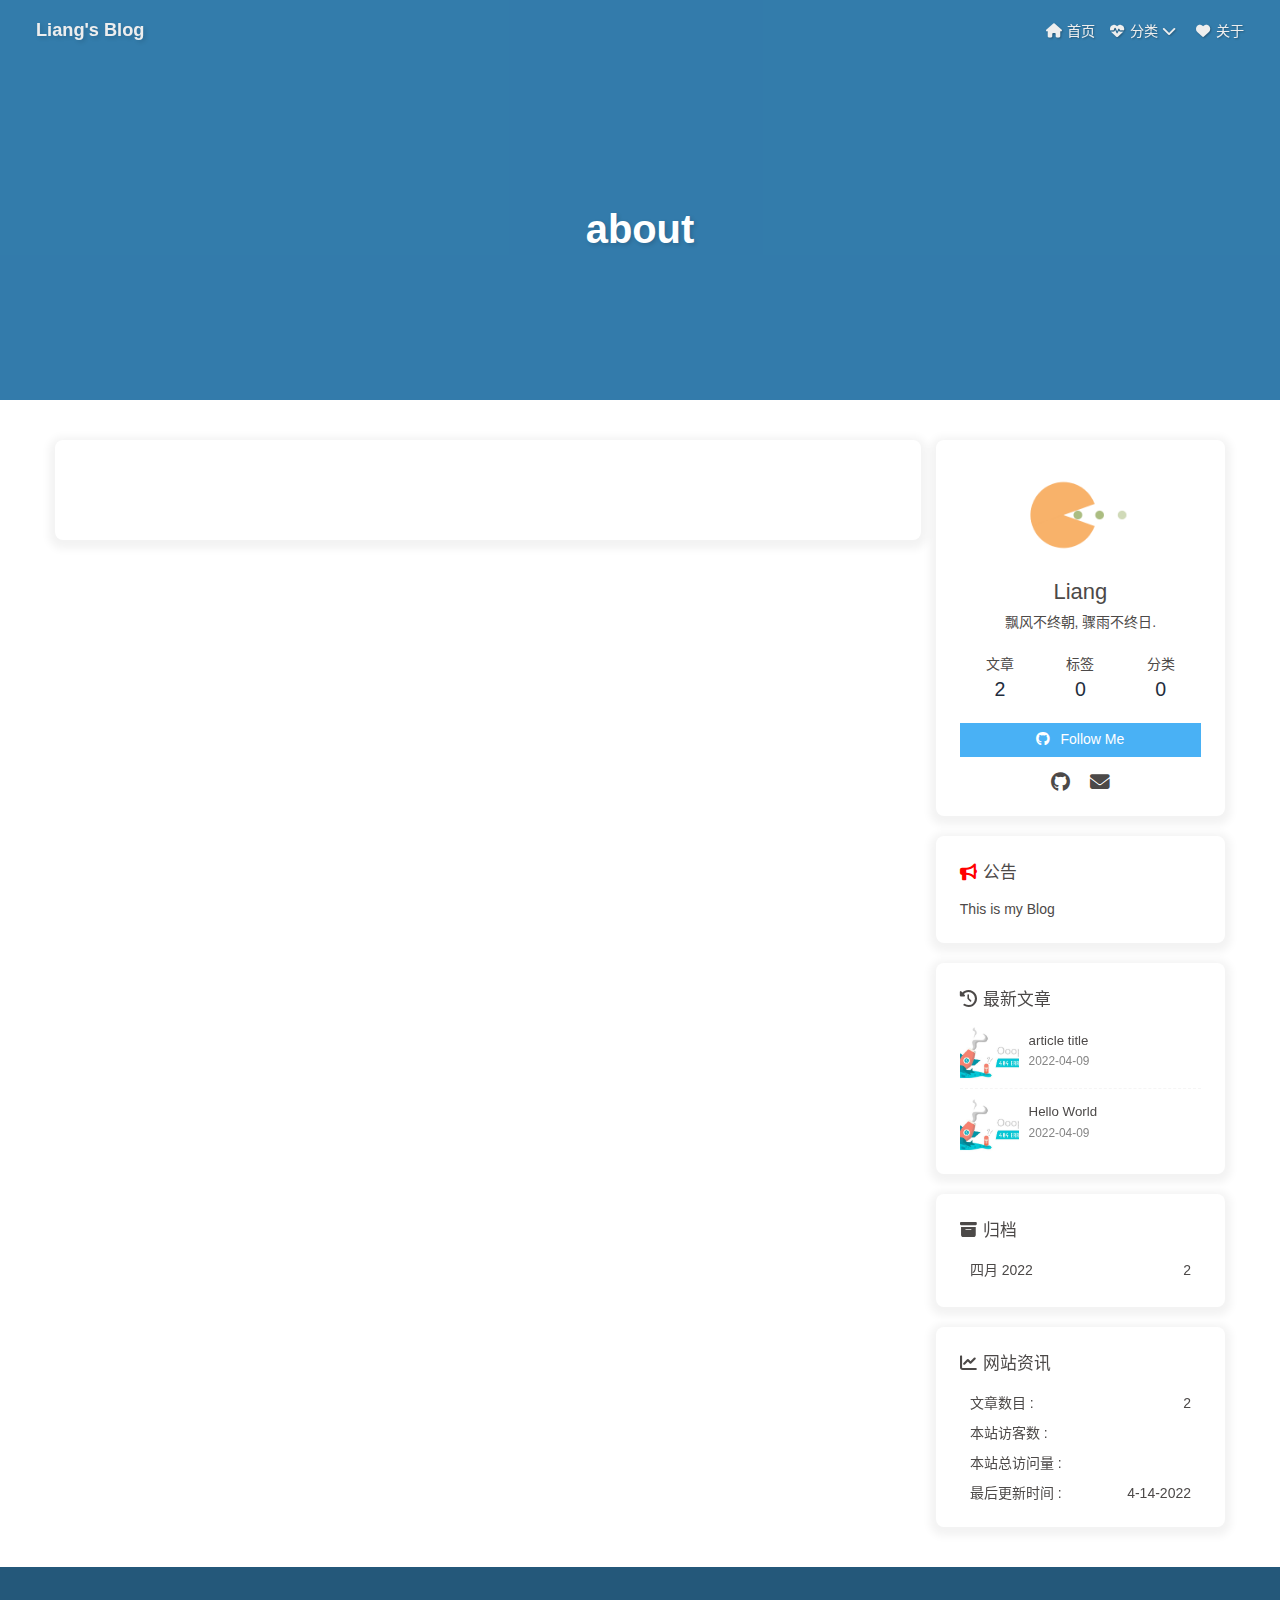
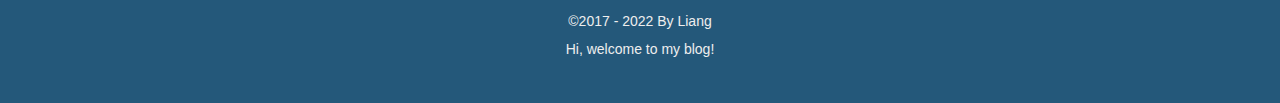
<file: about/index.html>
<!DOCTYPE html><html lang="zh-CN" data-theme="light"><head><meta charset="UTF-8"><meta http-equiv="X-UA-Compatible" content="IE=edge"><meta name="viewport" content="width=device-width, initial-scale=1.0, maximum-scale=1.0, user-scalable=no"><title>about | Liang's Blog</title><meta name="author" content="Liang"><meta name="copyright" content="Liang"><meta name="format-detection" content="telephone=no"><meta name="theme-color" content="#ffffff"><meta name="description" content="飘风不终朝, 骤雨不终日.">
<meta property="og:type" content="website">
<meta property="og:title" content="about">
<meta property="og:url" content="http://example.com/about/index.html">
<meta property="og:site_name" content="Liang&#39;s Blog">
<meta property="og:description" content="飘风不终朝, 骤雨不终日.">
<meta property="og:locale" content="zh_CN">
<meta property="og:image" content="https://s3.bmp.ovh/imgs/2022/04/14/043d82fe86a6784c.jpg">
<meta property="article:published_time" content="2022-04-13T08:43:15.000Z">
<meta property="article:modified_time" content="2022-04-13T07:43:15.508Z">
<meta property="article:author" content="Liang">
<meta name="twitter:card" content="summary">
<meta name="twitter:image" content="https://s3.bmp.ovh/imgs/2022/04/14/043d82fe86a6784c.jpg"><link rel="shortcut icon" href="/img/favicon.jpg"><link rel="canonical" href="http://example.com/about/"><link rel="preconnect" href="//cdn.jsdelivr.net"/><link rel="preconnect" href="//busuanzi.ibruce.info"/><link rel="stylesheet" href="/css/index.css"><link rel="stylesheet" href="https://cdn.jsdelivr.net/npm/@fortawesome/fontawesome-free@6/css/all.min.css" media="print" onload="this.media='all'"><link rel="stylesheet" href="https://cdn.jsdelivr.net/npm/@fancyapps/ui/dist/fancybox.css" media="print" onload="this.media='all'"><script>const GLOBAL_CONFIG = { 
  root: '/',
  algolia: undefined,
  localSearch: undefined,
  translate: undefined,
  noticeOutdate: undefined,
  highlight: {"plugin":"highlighjs","highlightCopy":true,"highlightLang":true,"highlightHeightLimit":false},
  copy: {
    success: '复制成功',
    error: '复制错误',
    noSupport: '浏览器不支持'
  },
  relativeDate: {
    homepage: false,
    post: false
  },
  runtime: '',
  date_suffix: {
    just: '刚刚',
    min: '分钟前',
    hour: '小时前',
    day: '天前',
    month: '个月前'
  },
  copyright: undefined,
  lightbox: 'fancybox',
  Snackbar: undefined,
  source: {
    justifiedGallery: {
      js: 'https://cdn.jsdelivr.net/npm/flickr-justified-gallery@2/dist/fjGallery.min.js',
      css: 'https://cdn.jsdelivr.net/npm/flickr-justified-gallery@2/dist/fjGallery.min.css'
    }
  },
  isPhotoFigcaption: false,
  islazyload: false,
  isAnchor: false
}</script><script id="config-diff">var GLOBAL_CONFIG_SITE = {
  title: 'about',
  isPost: false,
  isHome: false,
  isHighlightShrink: false,
  isToc: false,
  postUpdate: '2022-04-13 14:43:15'
}</script><noscript><style type="text/css">
  #nav {
    opacity: 1
  }
  .justified-gallery img {
    opacity: 1
  }

  #recent-posts time,
  #post-meta time {
    display: inline !important
  }
</style></noscript><script>(win=>{
    win.saveToLocal = {
      set: function setWithExpiry(key, value, ttl) {
        if (ttl === 0) return
        const now = new Date()
        const expiryDay = ttl * 86400000
        const item = {
          value: value,
          expiry: now.getTime() + expiryDay,
        }
        localStorage.setItem(key, JSON.stringify(item))
      },

      get: function getWithExpiry(key) {
        const itemStr = localStorage.getItem(key)

        if (!itemStr) {
          return undefined
        }
        const item = JSON.parse(itemStr)
        const now = new Date()

        if (now.getTime() > item.expiry) {
          localStorage.removeItem(key)
          return undefined
        }
        return item.value
      }
    }
  
    win.getScript = url => new Promise((resolve, reject) => {
      const script = document.createElement('script')
      script.src = url
      script.async = true
      script.onerror = reject
      script.onload = script.onreadystatechange = function() {
        const loadState = this.readyState
        if (loadState && loadState !== 'loaded' && loadState !== 'complete') return
        script.onload = script.onreadystatechange = null
        resolve()
      }
      document.head.appendChild(script)
    })
  
      win.activateDarkMode = function () {
        document.documentElement.setAttribute('data-theme', 'dark')
        if (document.querySelector('meta[name="theme-color"]') !== null) {
          document.querySelector('meta[name="theme-color"]').setAttribute('content', '#0d0d0d')
        }
      }
      win.activateLightMode = function () {
        document.documentElement.setAttribute('data-theme', 'light')
        if (document.querySelector('meta[name="theme-color"]') !== null) {
          document.querySelector('meta[name="theme-color"]').setAttribute('content', '#ffffff')
        }
      }
      const t = saveToLocal.get('theme')
    
          if (t === 'dark') activateDarkMode()
          else if (t === 'light') activateLightMode()
        
      const asideStatus = saveToLocal.get('aside-status')
      if (asideStatus !== undefined) {
        if (asideStatus === 'hide') {
          document.documentElement.classList.add('hide-aside')
        } else {
          document.documentElement.classList.remove('hide-aside')
        }
      }
    
    const detectApple = () => {
      if(/iPad|iPhone|iPod|Macintosh/.test(navigator.userAgent)){
        document.documentElement.classList.add('apple')
      }
    }
    detectApple()
    })(window)</script><meta name="generator" content="Hexo 6.1.0"></head><body><div id="sidebar"><div id="menu-mask"></div><div id="sidebar-menus"><div class="avatar-img is-center"><img src="https://s1.328888.xyz/2022/04/14/iLCdq.jpg" onerror="onerror=null;src='/img/friend_404.gif'" alt="avatar"/></div><div class="site-data is-center"><div class="data-item"><a href="/archives/"><div class="headline">文章</div><div class="length-num">2</div></a></div><div class="data-item"><a href="/tags/"><div class="headline">标签</div><div class="length-num">0</div></a></div><div class="data-item"><a href="/categories/"><div class="headline">分类</div><div class="length-num">0</div></a></div></div><hr/><div class="menus_items"><div class="menus_item"><a class="site-page" href="/"><i class="fa-fw fas fa-home"></i><span> 首页</span></a></div><div class="menus_item"><a class="site-page group" href="javascript:void(0);"><i class="fa-fw fa fa-heartbeat"></i><span> 分类</span><i class="fas fa-chevron-down"></i></a><ul class="menus_item_child"><li><a class="site-page child" href="/music/"><i class="fa-fw fas fa-music"></i><span> 音乐</span></a></li><li><a class="site-page child" href="/Gallery/"><i class="fa-fw fas fa-images"></i><span> 照片</span></a></li><li><a class="site-page child" href="/movies/"><i class="fa-fw fas fa-video"></i><span> 电影</span></a></li></ul></div><div class="menus_item"><a class="site-page" href="/about/"><i class="fa-fw fas fa-heart"></i><span> 关于</span></a></div></div></div></div><div class="page" id="body-wrap"><header class="not-home-page" id="page-header" style="background-image: url('https://s3.bmp.ovh/imgs/2022/04/14/043d82fe86a6784c.jpg')"><nav id="nav"><span id="blog_name"><a id="site-name" href="/">Liang's Blog</a></span><div id="menus"><div class="menus_items"><div class="menus_item"><a class="site-page" href="/"><i class="fa-fw fas fa-home"></i><span> 首页</span></a></div><div class="menus_item"><a class="site-page group" href="javascript:void(0);"><i class="fa-fw fa fa-heartbeat"></i><span> 分类</span><i class="fas fa-chevron-down"></i></a><ul class="menus_item_child"><li><a class="site-page child" href="/music/"><i class="fa-fw fas fa-music"></i><span> 音乐</span></a></li><li><a class="site-page child" href="/Gallery/"><i class="fa-fw fas fa-images"></i><span> 照片</span></a></li><li><a class="site-page child" href="/movies/"><i class="fa-fw fas fa-video"></i><span> 电影</span></a></li></ul></div><div class="menus_item"><a class="site-page" href="/about/"><i class="fa-fw fas fa-heart"></i><span> 关于</span></a></div></div><div id="toggle-menu"><a class="site-page"><i class="fas fa-bars fa-fw"></i></a></div></div></nav><div id="page-site-info"><h1 id="site-title">about</h1></div></header><main class="layout" id="content-inner"><div id="page"><div id="article-container"></div></div><div class="aside-content" id="aside-content"><div class="card-widget card-info"><div class="is-center"><div class="avatar-img"><img src="https://s1.328888.xyz/2022/04/14/iLCdq.jpg" onerror="this.onerror=null;this.src='/img/friend_404.gif'" alt="avatar"/></div><div class="author-info__name">Liang</div><div class="author-info__description">飘风不终朝, 骤雨不终日.</div></div><div class="card-info-data is-center"><div class="card-info-data-item"><a href="/archives/"><div class="headline">文章</div><div class="length-num">2</div></a></div><div class="card-info-data-item"><a href="/tags/"><div class="headline">标签</div><div class="length-num">0</div></a></div><div class="card-info-data-item"><a href="/categories/"><div class="headline">分类</div><div class="length-num">0</div></a></div></div><a id="card-info-btn" target="_blank" rel="noopener" href="https://github.com/xxxxxx"><i class="fab fa-github"></i><span>Follow Me</span></a><div class="card-info-social-icons is-center"><a class="social-icon" href="https://github.com/hututu316" target="_blank" title="Github"><i class="fab fa-github"></i></a><a class="social-icon" href="mailto:cckoop168@gmail.com" target="_blank" title="Email"><i class="fas fa-envelope"></i></a></div></div><div class="card-widget card-announcement"><div class="item-headline"><i class="fas fa-bullhorn fa-shake"></i><span>公告</span></div><div class="announcement_content">This is my Blog</div></div><div class="sticky_layout"><div class="card-widget card-recent-post"><div class="item-headline"><i class="fas fa-history"></i><span>最新文章</span></div><div class="aside-list"><div class="aside-list-item"><a class="thumbnail" href="/2022/04/09/article-title/" title="article title"><img src="https://s3.bmp.ovh/imgs/2022/04/14/043d82fe86a6784c.jpg" onerror="this.onerror=null;this.src='/img/404.jpg'" alt="article title"/></a><div class="content"><a class="title" href="/2022/04/09/article-title/" title="article title">article title</a><time datetime="2022-04-09T09:33:18.000Z" title="发表于 2022-04-09 16:33:18">2022-04-09</time></div></div><div class="aside-list-item"><a class="thumbnail" href="/2022/04/09/hello-world/" title="Hello World"><img src="https://s3.bmp.ovh/imgs/2022/04/14/043d82fe86a6784c.jpg" onerror="this.onerror=null;this.src='/img/404.jpg'" alt="Hello World"/></a><div class="content"><a class="title" href="/2022/04/09/hello-world/" title="Hello World">Hello World</a><time datetime="2022-04-09T08:24:03.062Z" title="发表于 2022-04-09 15:24:03">2022-04-09</time></div></div></div></div><div class="card-widget card-archives"><div class="item-headline"><i class="fas fa-archive"></i><span>归档</span></div><ul class="card-archive-list"><li class="card-archive-list-item"><a class="card-archive-list-link" href="/archives/2022/04/"><span class="card-archive-list-date">四月 2022</span><span class="card-archive-list-count">2</span></a></li></ul></div><div class="card-widget card-webinfo"><div class="item-headline"><i class="fas fa-chart-line"></i><span>网站资讯</span></div><div class="webinfo"><div class="webinfo-item"><div class="item-name">文章数目 :</div><div class="item-count">2</div></div><div class="webinfo-item"><div class="item-name">本站访客数 :</div><div class="item-count" id="busuanzi_value_site_uv"></div></div><div class="webinfo-item"><div class="item-name">本站总访问量 :</div><div class="item-count" id="busuanzi_value_site_pv"></div></div><div class="webinfo-item"><div class="item-name">最后更新时间 :</div><div class="item-count" id="last-push-date" data-lastPushDate="2022-04-14T08:32:38.918Z"></div></div></div></div></div></div></main><footer id="footer" style="background-image: url('https://s3.bmp.ovh/imgs/2022/04/14/043d82fe86a6784c.jpg')"><div id="footer-wrap"><div class="copyright">&copy;2017 - 2022 By Liang</div><div class="footer_custom_text">Hi, welcome to my blog!</div></div></footer></div><div id="rightside"><div id="rightside-config-hide"><button id="darkmode" type="button" title="浅色和深色模式转换"><i class="fas fa-adjust"></i></button><button id="hide-aside-btn" type="button" title="单栏和双栏切换"><i class="fas fa-arrows-alt-h"></i></button></div><div id="rightside-config-show"><button id="rightside_config" type="button" title="设置"><i class="fas fa-cog fa-spin"></i></button><button id="go-up" type="button" title="回到顶部"><i class="fas fa-arrow-up"></i></button></div></div><div><script src="/js/utils.js"></script><script src="/js/main.js"></script><script src="https://cdn.jsdelivr.net/npm/@fancyapps/ui/dist/fancybox.umd.js"></script><div class="js-pjax"></div><script async data-pjax src="//busuanzi.ibruce.info/busuanzi/2.3/busuanzi.pure.mini.js"></script></div></body></html>
</file>
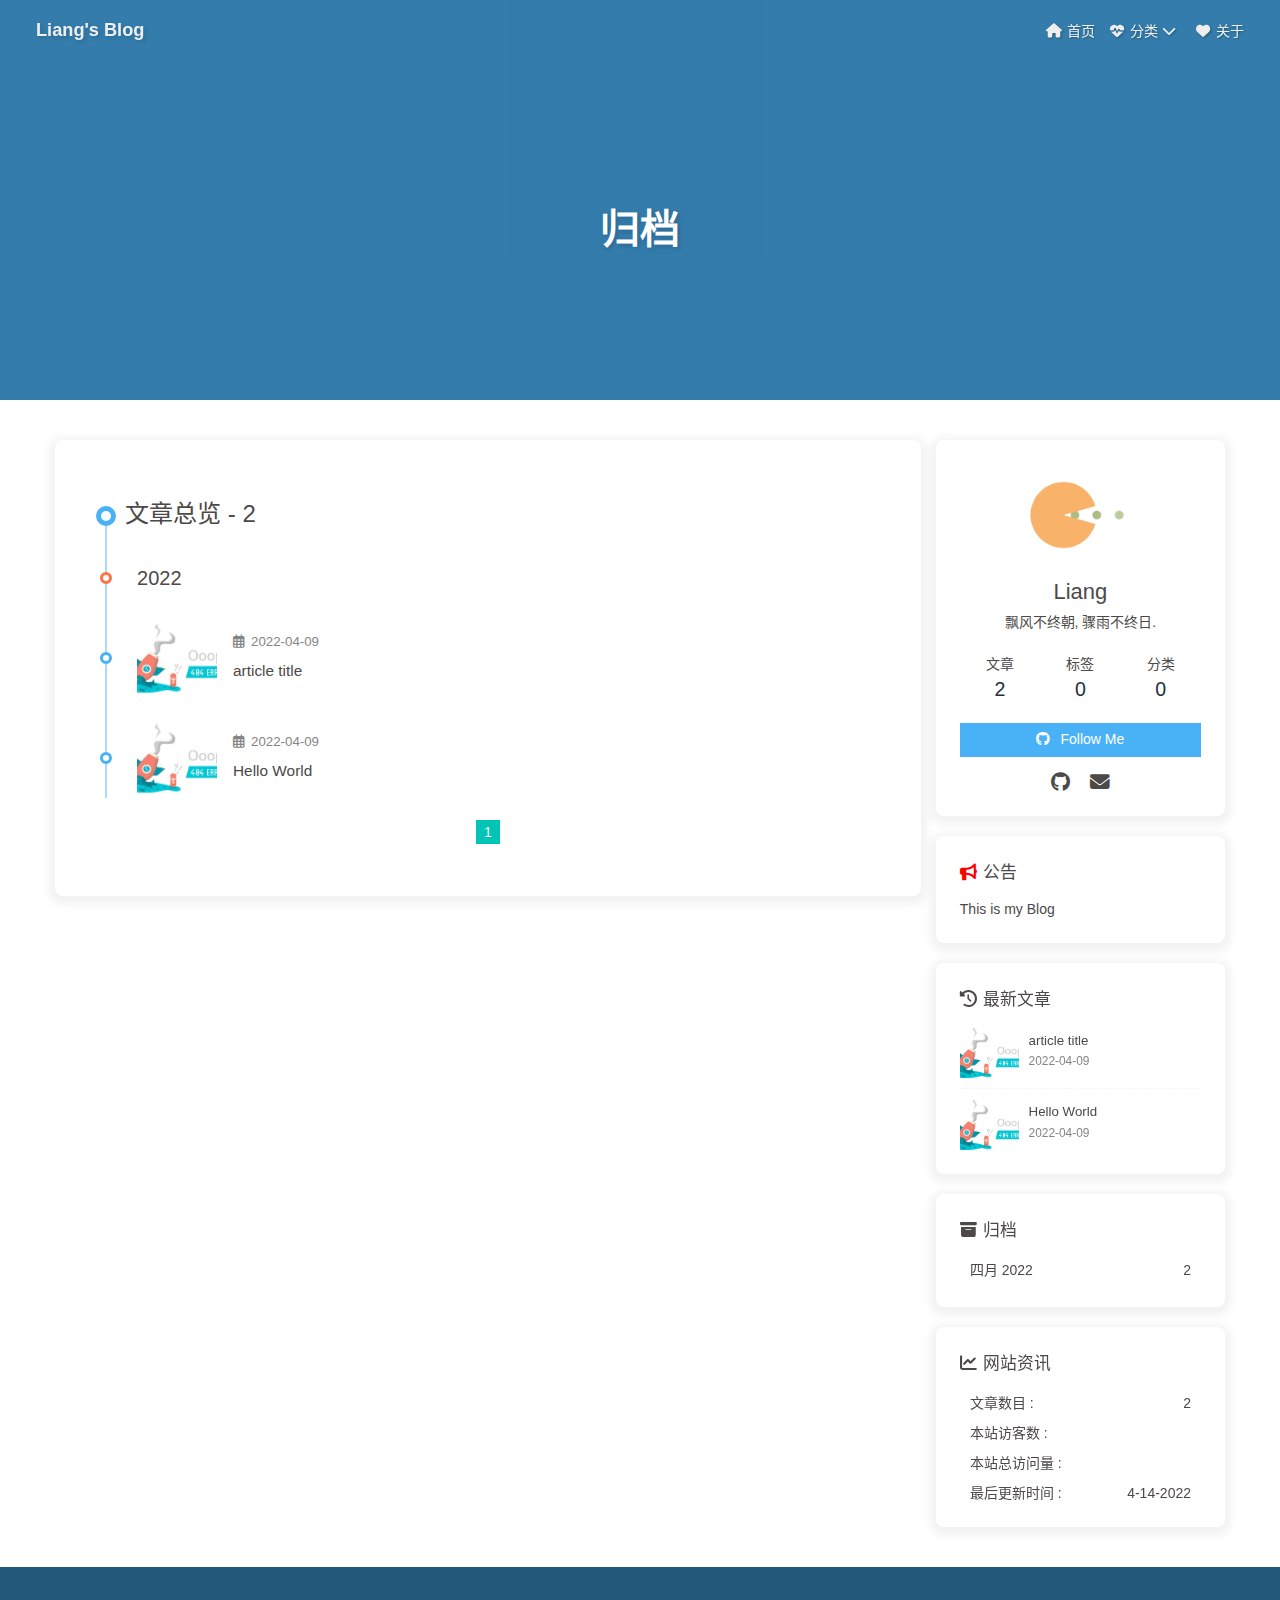
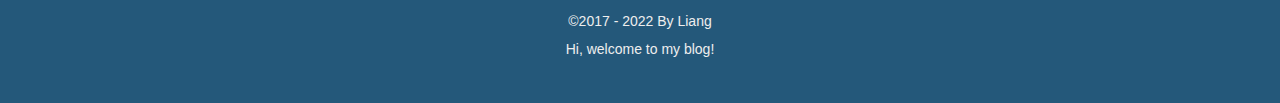
<file: archives/index.html>
<!DOCTYPE html><html lang="zh-CN" data-theme="light"><head><meta charset="UTF-8"><meta http-equiv="X-UA-Compatible" content="IE=edge"><meta name="viewport" content="width=device-width, initial-scale=1.0, maximum-scale=1.0, user-scalable=no"><title>归档 | Liang's Blog</title><meta name="author" content="Liang"><meta name="copyright" content="Liang"><meta name="format-detection" content="telephone=no"><meta name="theme-color" content="#ffffff"><meta name="description" content="飘风不终朝, 骤雨不终日.">
<meta property="og:type" content="website">
<meta property="og:title" content="Liang&#39;s Blog">
<meta property="og:url" content="http://example.com/archives/index.html">
<meta property="og:site_name" content="Liang&#39;s Blog">
<meta property="og:description" content="飘风不终朝, 骤雨不终日.">
<meta property="og:locale" content="zh_CN">
<meta property="og:image" content="https://s1.328888.xyz/2022/04/14/iLCdq.jpg">
<meta property="article:author" content="Liang">
<meta name="twitter:card" content="summary">
<meta name="twitter:image" content="https://s1.328888.xyz/2022/04/14/iLCdq.jpg"><link rel="shortcut icon" href="/img/favicon.jpg"><link rel="canonical" href="http://example.com/archives/"><link rel="preconnect" href="//cdn.jsdelivr.net"/><link rel="preconnect" href="//busuanzi.ibruce.info"/><link rel="stylesheet" href="/css/index.css"><link rel="stylesheet" href="https://cdn.jsdelivr.net/npm/@fortawesome/fontawesome-free@6/css/all.min.css" media="print" onload="this.media='all'"><link rel="stylesheet" href="https://cdn.jsdelivr.net/npm/@fancyapps/ui/dist/fancybox.css" media="print" onload="this.media='all'"><script>const GLOBAL_CONFIG = { 
  root: '/',
  algolia: undefined,
  localSearch: undefined,
  translate: undefined,
  noticeOutdate: undefined,
  highlight: {"plugin":"highlighjs","highlightCopy":true,"highlightLang":true,"highlightHeightLimit":false},
  copy: {
    success: '复制成功',
    error: '复制错误',
    noSupport: '浏览器不支持'
  },
  relativeDate: {
    homepage: false,
    post: false
  },
  runtime: '',
  date_suffix: {
    just: '刚刚',
    min: '分钟前',
    hour: '小时前',
    day: '天前',
    month: '个月前'
  },
  copyright: undefined,
  lightbox: 'fancybox',
  Snackbar: undefined,
  source: {
    justifiedGallery: {
      js: 'https://cdn.jsdelivr.net/npm/flickr-justified-gallery@2/dist/fjGallery.min.js',
      css: 'https://cdn.jsdelivr.net/npm/flickr-justified-gallery@2/dist/fjGallery.min.css'
    }
  },
  isPhotoFigcaption: false,
  islazyload: false,
  isAnchor: false
}</script><script id="config-diff">var GLOBAL_CONFIG_SITE = {
  title: '归档',
  isPost: false,
  isHome: false,
  isHighlightShrink: false,
  isToc: false,
  postUpdate: '2022-04-14 15:32:38'
}</script><noscript><style type="text/css">
  #nav {
    opacity: 1
  }
  .justified-gallery img {
    opacity: 1
  }

  #recent-posts time,
  #post-meta time {
    display: inline !important
  }
</style></noscript><script>(win=>{
    win.saveToLocal = {
      set: function setWithExpiry(key, value, ttl) {
        if (ttl === 0) return
        const now = new Date()
        const expiryDay = ttl * 86400000
        const item = {
          value: value,
          expiry: now.getTime() + expiryDay,
        }
        localStorage.setItem(key, JSON.stringify(item))
      },

      get: function getWithExpiry(key) {
        const itemStr = localStorage.getItem(key)

        if (!itemStr) {
          return undefined
        }
        const item = JSON.parse(itemStr)
        const now = new Date()

        if (now.getTime() > item.expiry) {
          localStorage.removeItem(key)
          return undefined
        }
        return item.value
      }
    }
  
    win.getScript = url => new Promise((resolve, reject) => {
      const script = document.createElement('script')
      script.src = url
      script.async = true
      script.onerror = reject
      script.onload = script.onreadystatechange = function() {
        const loadState = this.readyState
        if (loadState && loadState !== 'loaded' && loadState !== 'complete') return
        script.onload = script.onreadystatechange = null
        resolve()
      }
      document.head.appendChild(script)
    })
  
      win.activateDarkMode = function () {
        document.documentElement.setAttribute('data-theme', 'dark')
        if (document.querySelector('meta[name="theme-color"]') !== null) {
          document.querySelector('meta[name="theme-color"]').setAttribute('content', '#0d0d0d')
        }
      }
      win.activateLightMode = function () {
        document.documentElement.setAttribute('data-theme', 'light')
        if (document.querySelector('meta[name="theme-color"]') !== null) {
          document.querySelector('meta[name="theme-color"]').setAttribute('content', '#ffffff')
        }
      }
      const t = saveToLocal.get('theme')
    
          if (t === 'dark') activateDarkMode()
          else if (t === 'light') activateLightMode()
        
      const asideStatus = saveToLocal.get('aside-status')
      if (asideStatus !== undefined) {
        if (asideStatus === 'hide') {
          document.documentElement.classList.add('hide-aside')
        } else {
          document.documentElement.classList.remove('hide-aside')
        }
      }
    
    const detectApple = () => {
      if(/iPad|iPhone|iPod|Macintosh/.test(navigator.userAgent)){
        document.documentElement.classList.add('apple')
      }
    }
    detectApple()
    })(window)</script><meta name="generator" content="Hexo 6.1.0"></head><body><div id="sidebar"><div id="menu-mask"></div><div id="sidebar-menus"><div class="avatar-img is-center"><img src="https://s1.328888.xyz/2022/04/14/iLCdq.jpg" onerror="onerror=null;src='/img/friend_404.gif'" alt="avatar"/></div><div class="site-data is-center"><div class="data-item"><a href="/archives/"><div class="headline">文章</div><div class="length-num">2</div></a></div><div class="data-item"><a href="/tags/"><div class="headline">标签</div><div class="length-num">0</div></a></div><div class="data-item"><a href="/categories/"><div class="headline">分类</div><div class="length-num">0</div></a></div></div><hr/><div class="menus_items"><div class="menus_item"><a class="site-page" href="/"><i class="fa-fw fas fa-home"></i><span> 首页</span></a></div><div class="menus_item"><a class="site-page group" href="javascript:void(0);"><i class="fa-fw fa fa-heartbeat"></i><span> 分类</span><i class="fas fa-chevron-down"></i></a><ul class="menus_item_child"><li><a class="site-page child" href="/music/"><i class="fa-fw fas fa-music"></i><span> 音乐</span></a></li><li><a class="site-page child" href="/Gallery/"><i class="fa-fw fas fa-images"></i><span> 照片</span></a></li><li><a class="site-page child" href="/movies/"><i class="fa-fw fas fa-video"></i><span> 电影</span></a></li></ul></div><div class="menus_item"><a class="site-page" href="/about/"><i class="fa-fw fas fa-heart"></i><span> 关于</span></a></div></div></div></div><div class="page" id="body-wrap"><header class="not-home-page" id="page-header" style="background-image: url('https://s3.bmp.ovh/imgs/2022/04/14/043d82fe86a6784c.jpg')"><nav id="nav"><span id="blog_name"><a id="site-name" href="/">Liang's Blog</a></span><div id="menus"><div class="menus_items"><div class="menus_item"><a class="site-page" href="/"><i class="fa-fw fas fa-home"></i><span> 首页</span></a></div><div class="menus_item"><a class="site-page group" href="javascript:void(0);"><i class="fa-fw fa fa-heartbeat"></i><span> 分类</span><i class="fas fa-chevron-down"></i></a><ul class="menus_item_child"><li><a class="site-page child" href="/music/"><i class="fa-fw fas fa-music"></i><span> 音乐</span></a></li><li><a class="site-page child" href="/Gallery/"><i class="fa-fw fas fa-images"></i><span> 照片</span></a></li><li><a class="site-page child" href="/movies/"><i class="fa-fw fas fa-video"></i><span> 电影</span></a></li></ul></div><div class="menus_item"><a class="site-page" href="/about/"><i class="fa-fw fas fa-heart"></i><span> 关于</span></a></div></div><div id="toggle-menu"><a class="site-page"><i class="fas fa-bars fa-fw"></i></a></div></div></nav><div id="page-site-info"><h1 id="site-title">归档</h1></div></header><main class="layout" id="content-inner"><div id="archive"><div class="article-sort-title">文章总览 - 2</div><div class="article-sort"><div class="article-sort-item year">2022</div><div class="article-sort-item"><a class="article-sort-item-img" href="/2022/04/09/article-title/" title="article title"><img src="https://s3.bmp.ovh/imgs/2022/04/14/043d82fe86a6784c.jpg" alt="article title" onerror="this.onerror=null;this.src='/img/404.jpg'"></a><div class="article-sort-item-info"><div class="article-sort-item-time"><i class="far fa-calendar-alt"></i><time class="post-meta-date-created" datetime="2022-04-09T09:33:18.000Z" title="发表于 2022-04-09 16:33:18">2022-04-09</time></div><a class="article-sort-item-title" href="/2022/04/09/article-title/" title="article title">article title</a></div></div><div class="article-sort-item"><a class="article-sort-item-img" href="/2022/04/09/hello-world/" title="Hello World"><img src="https://s3.bmp.ovh/imgs/2022/04/14/043d82fe86a6784c.jpg" alt="Hello World" onerror="this.onerror=null;this.src='/img/404.jpg'"></a><div class="article-sort-item-info"><div class="article-sort-item-time"><i class="far fa-calendar-alt"></i><time class="post-meta-date-created" datetime="2022-04-09T08:24:03.062Z" title="发表于 2022-04-09 15:24:03">2022-04-09</time></div><a class="article-sort-item-title" href="/2022/04/09/hello-world/" title="Hello World">Hello World</a></div></div></div><nav id="pagination"><div class="pagination"><span class="page-number current">1</span></div></nav></div><div class="aside-content" id="aside-content"><div class="card-widget card-info"><div class="is-center"><div class="avatar-img"><img src="https://s1.328888.xyz/2022/04/14/iLCdq.jpg" onerror="this.onerror=null;this.src='/img/friend_404.gif'" alt="avatar"/></div><div class="author-info__name">Liang</div><div class="author-info__description">飘风不终朝, 骤雨不终日.</div></div><div class="card-info-data is-center"><div class="card-info-data-item"><a href="/archives/"><div class="headline">文章</div><div class="length-num">2</div></a></div><div class="card-info-data-item"><a href="/tags/"><div class="headline">标签</div><div class="length-num">0</div></a></div><div class="card-info-data-item"><a href="/categories/"><div class="headline">分类</div><div class="length-num">0</div></a></div></div><a id="card-info-btn" target="_blank" rel="noopener" href="https://github.com/xxxxxx"><i class="fab fa-github"></i><span>Follow Me</span></a><div class="card-info-social-icons is-center"><a class="social-icon" href="https://github.com/hututu316" target="_blank" title="Github"><i class="fab fa-github"></i></a><a class="social-icon" href="mailto:cckoop168@gmail.com" target="_blank" title="Email"><i class="fas fa-envelope"></i></a></div></div><div class="card-widget card-announcement"><div class="item-headline"><i class="fas fa-bullhorn fa-shake"></i><span>公告</span></div><div class="announcement_content">This is my Blog</div></div><div class="sticky_layout"><div class="card-widget card-recent-post"><div class="item-headline"><i class="fas fa-history"></i><span>最新文章</span></div><div class="aside-list"><div class="aside-list-item"><a class="thumbnail" href="/2022/04/09/article-title/" title="article title"><img src="https://s3.bmp.ovh/imgs/2022/04/14/043d82fe86a6784c.jpg" onerror="this.onerror=null;this.src='/img/404.jpg'" alt="article title"/></a><div class="content"><a class="title" href="/2022/04/09/article-title/" title="article title">article title</a><time datetime="2022-04-09T09:33:18.000Z" title="发表于 2022-04-09 16:33:18">2022-04-09</time></div></div><div class="aside-list-item"><a class="thumbnail" href="/2022/04/09/hello-world/" title="Hello World"><img src="https://s3.bmp.ovh/imgs/2022/04/14/043d82fe86a6784c.jpg" onerror="this.onerror=null;this.src='/img/404.jpg'" alt="Hello World"/></a><div class="content"><a class="title" href="/2022/04/09/hello-world/" title="Hello World">Hello World</a><time datetime="2022-04-09T08:24:03.062Z" title="发表于 2022-04-09 15:24:03">2022-04-09</time></div></div></div></div><div class="card-widget card-archives"><div class="item-headline"><i class="fas fa-archive"></i><span>归档</span></div><ul class="card-archive-list"><li class="card-archive-list-item"><a class="card-archive-list-link" href="/archives/2022/04/"><span class="card-archive-list-date">四月 2022</span><span class="card-archive-list-count">2</span></a></li></ul></div><div class="card-widget card-webinfo"><div class="item-headline"><i class="fas fa-chart-line"></i><span>网站资讯</span></div><div class="webinfo"><div class="webinfo-item"><div class="item-name">文章数目 :</div><div class="item-count">2</div></div><div class="webinfo-item"><div class="item-name">本站访客数 :</div><div class="item-count" id="busuanzi_value_site_uv"></div></div><div class="webinfo-item"><div class="item-name">本站总访问量 :</div><div class="item-count" id="busuanzi_value_site_pv"></div></div><div class="webinfo-item"><div class="item-name">最后更新时间 :</div><div class="item-count" id="last-push-date" data-lastPushDate="2022-04-14T08:32:38.918Z"></div></div></div></div></div></div></main><footer id="footer" style="background-image: url('https://s3.bmp.ovh/imgs/2022/04/14/043d82fe86a6784c.jpg')"><div id="footer-wrap"><div class="copyright">&copy;2017 - 2022 By Liang</div><div class="footer_custom_text">Hi, welcome to my blog!</div></div></footer></div><div id="rightside"><div id="rightside-config-hide"><button id="darkmode" type="button" title="浅色和深色模式转换"><i class="fas fa-adjust"></i></button><button id="hide-aside-btn" type="button" title="单栏和双栏切换"><i class="fas fa-arrows-alt-h"></i></button></div><div id="rightside-config-show"><button id="rightside_config" type="button" title="设置"><i class="fas fa-cog fa-spin"></i></button><button id="go-up" type="button" title="回到顶部"><i class="fas fa-arrow-up"></i></button></div></div><div><script src="/js/utils.js"></script><script src="/js/main.js"></script><script src="https://cdn.jsdelivr.net/npm/@fancyapps/ui/dist/fancybox.umd.js"></script><div class="js-pjax"></div><script async data-pjax src="//busuanzi.ibruce.info/busuanzi/2.3/busuanzi.pure.mini.js"></script></div></body></html>
</file>
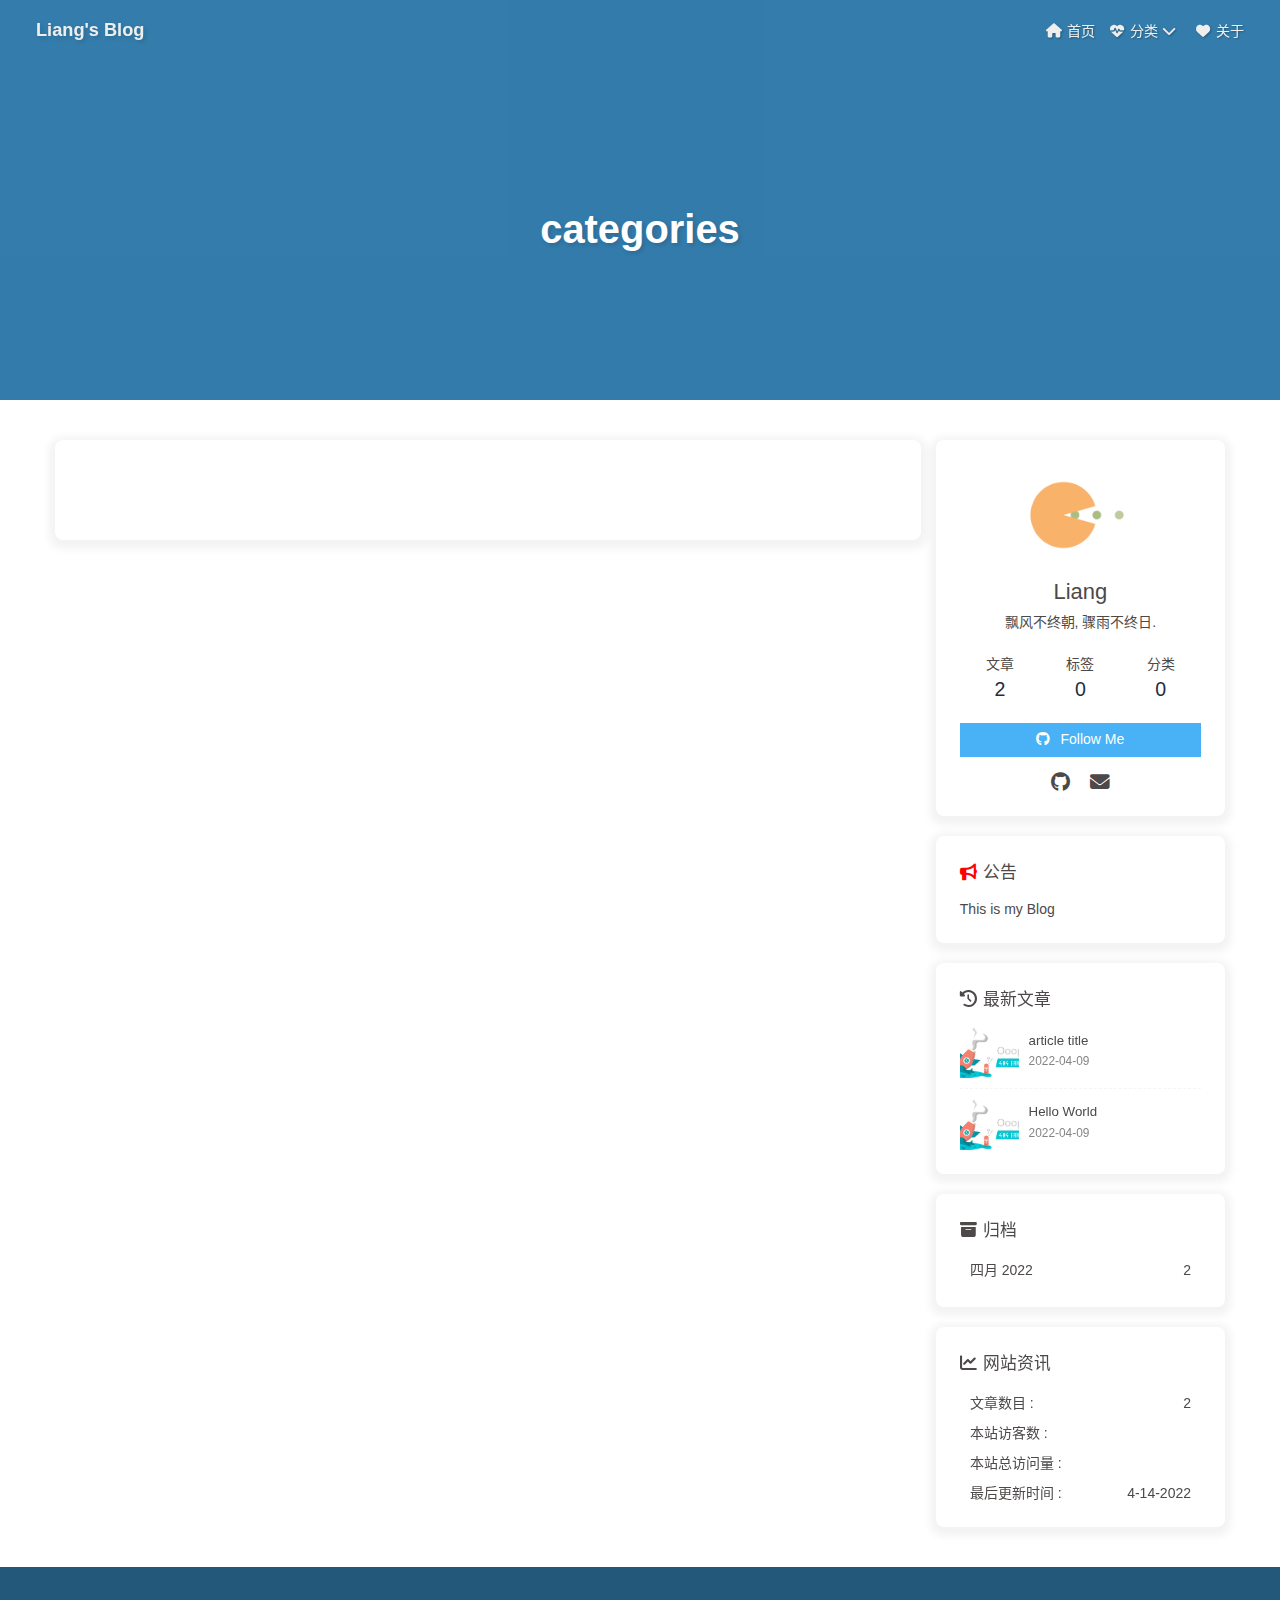
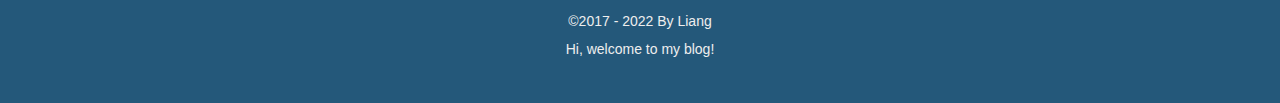
<file: categories/index.html>
<!DOCTYPE html><html lang="zh-CN" data-theme="light"><head><meta charset="UTF-8"><meta http-equiv="X-UA-Compatible" content="IE=edge"><meta name="viewport" content="width=device-width, initial-scale=1.0, maximum-scale=1.0, user-scalable=no"><title>categories | Liang's Blog</title><meta name="author" content="Liang"><meta name="copyright" content="Liang"><meta name="format-detection" content="telephone=no"><meta name="theme-color" content="#ffffff"><meta name="description" content="飘风不终朝, 骤雨不终日.">
<meta property="og:type" content="website">
<meta property="og:title" content="categories">
<meta property="og:url" content="http://example.com/categories/index.html">
<meta property="og:site_name" content="Liang&#39;s Blog">
<meta property="og:description" content="飘风不终朝, 骤雨不终日.">
<meta property="og:locale" content="zh_CN">
<meta property="og:image" content="https://s3.bmp.ovh/imgs/2022/04/14/043d82fe86a6784c.jpg">
<meta property="article:published_time" content="2018-09-30T10:25:30.000Z">
<meta property="article:modified_time" content="2022-04-13T07:42:33.514Z">
<meta property="article:author" content="Liang">
<meta name="twitter:card" content="summary">
<meta name="twitter:image" content="https://s3.bmp.ovh/imgs/2022/04/14/043d82fe86a6784c.jpg"><link rel="shortcut icon" href="/img/favicon.jpg"><link rel="canonical" href="http://example.com/categories/"><link rel="preconnect" href="//cdn.jsdelivr.net"/><link rel="preconnect" href="//busuanzi.ibruce.info"/><link rel="stylesheet" href="/css/index.css"><link rel="stylesheet" href="https://cdn.jsdelivr.net/npm/@fortawesome/fontawesome-free@6/css/all.min.css" media="print" onload="this.media='all'"><link rel="stylesheet" href="https://cdn.jsdelivr.net/npm/@fancyapps/ui/dist/fancybox.css" media="print" onload="this.media='all'"><script>const GLOBAL_CONFIG = { 
  root: '/',
  algolia: undefined,
  localSearch: undefined,
  translate: undefined,
  noticeOutdate: undefined,
  highlight: {"plugin":"highlighjs","highlightCopy":true,"highlightLang":true,"highlightHeightLimit":false},
  copy: {
    success: '复制成功',
    error: '复制错误',
    noSupport: '浏览器不支持'
  },
  relativeDate: {
    homepage: false,
    post: false
  },
  runtime: '',
  date_suffix: {
    just: '刚刚',
    min: '分钟前',
    hour: '小时前',
    day: '天前',
    month: '个月前'
  },
  copyright: undefined,
  lightbox: 'fancybox',
  Snackbar: undefined,
  source: {
    justifiedGallery: {
      js: 'https://cdn.jsdelivr.net/npm/flickr-justified-gallery@2/dist/fjGallery.min.js',
      css: 'https://cdn.jsdelivr.net/npm/flickr-justified-gallery@2/dist/fjGallery.min.css'
    }
  },
  isPhotoFigcaption: false,
  islazyload: false,
  isAnchor: false
}</script><script id="config-diff">var GLOBAL_CONFIG_SITE = {
  title: 'categories',
  isPost: false,
  isHome: false,
  isHighlightShrink: false,
  isToc: false,
  postUpdate: '2022-04-13 14:42:33'
}</script><noscript><style type="text/css">
  #nav {
    opacity: 1
  }
  .justified-gallery img {
    opacity: 1
  }

  #recent-posts time,
  #post-meta time {
    display: inline !important
  }
</style></noscript><script>(win=>{
    win.saveToLocal = {
      set: function setWithExpiry(key, value, ttl) {
        if (ttl === 0) return
        const now = new Date()
        const expiryDay = ttl * 86400000
        const item = {
          value: value,
          expiry: now.getTime() + expiryDay,
        }
        localStorage.setItem(key, JSON.stringify(item))
      },

      get: function getWithExpiry(key) {
        const itemStr = localStorage.getItem(key)

        if (!itemStr) {
          return undefined
        }
        const item = JSON.parse(itemStr)
        const now = new Date()

        if (now.getTime() > item.expiry) {
          localStorage.removeItem(key)
          return undefined
        }
        return item.value
      }
    }
  
    win.getScript = url => new Promise((resolve, reject) => {
      const script = document.createElement('script')
      script.src = url
      script.async = true
      script.onerror = reject
      script.onload = script.onreadystatechange = function() {
        const loadState = this.readyState
        if (loadState && loadState !== 'loaded' && loadState !== 'complete') return
        script.onload = script.onreadystatechange = null
        resolve()
      }
      document.head.appendChild(script)
    })
  
      win.activateDarkMode = function () {
        document.documentElement.setAttribute('data-theme', 'dark')
        if (document.querySelector('meta[name="theme-color"]') !== null) {
          document.querySelector('meta[name="theme-color"]').setAttribute('content', '#0d0d0d')
        }
      }
      win.activateLightMode = function () {
        document.documentElement.setAttribute('data-theme', 'light')
        if (document.querySelector('meta[name="theme-color"]') !== null) {
          document.querySelector('meta[name="theme-color"]').setAttribute('content', '#ffffff')
        }
      }
      const t = saveToLocal.get('theme')
    
          if (t === 'dark') activateDarkMode()
          else if (t === 'light') activateLightMode()
        
      const asideStatus = saveToLocal.get('aside-status')
      if (asideStatus !== undefined) {
        if (asideStatus === 'hide') {
          document.documentElement.classList.add('hide-aside')
        } else {
          document.documentElement.classList.remove('hide-aside')
        }
      }
    
    const detectApple = () => {
      if(/iPad|iPhone|iPod|Macintosh/.test(navigator.userAgent)){
        document.documentElement.classList.add('apple')
      }
    }
    detectApple()
    })(window)</script><meta name="generator" content="Hexo 6.1.0"></head><body><div id="sidebar"><div id="menu-mask"></div><div id="sidebar-menus"><div class="avatar-img is-center"><img src="https://s1.328888.xyz/2022/04/14/iLCdq.jpg" onerror="onerror=null;src='/img/friend_404.gif'" alt="avatar"/></div><div class="site-data is-center"><div class="data-item"><a href="/archives/"><div class="headline">文章</div><div class="length-num">2</div></a></div><div class="data-item"><a href="/tags/"><div class="headline">标签</div><div class="length-num">0</div></a></div><div class="data-item"><a href="/categories/"><div class="headline">分类</div><div class="length-num">0</div></a></div></div><hr/><div class="menus_items"><div class="menus_item"><a class="site-page" href="/"><i class="fa-fw fas fa-home"></i><span> 首页</span></a></div><div class="menus_item"><a class="site-page group" href="javascript:void(0);"><i class="fa-fw fa fa-heartbeat"></i><span> 分类</span><i class="fas fa-chevron-down"></i></a><ul class="menus_item_child"><li><a class="site-page child" href="/music/"><i class="fa-fw fas fa-music"></i><span> 音乐</span></a></li><li><a class="site-page child" href="/Gallery/"><i class="fa-fw fas fa-images"></i><span> 照片</span></a></li><li><a class="site-page child" href="/movies/"><i class="fa-fw fas fa-video"></i><span> 电影</span></a></li></ul></div><div class="menus_item"><a class="site-page" href="/about/"><i class="fa-fw fas fa-heart"></i><span> 关于</span></a></div></div></div></div><div class="page" id="body-wrap"><header class="not-home-page" id="page-header" style="background-image: url('https://s3.bmp.ovh/imgs/2022/04/14/043d82fe86a6784c.jpg')"><nav id="nav"><span id="blog_name"><a id="site-name" href="/">Liang's Blog</a></span><div id="menus"><div class="menus_items"><div class="menus_item"><a class="site-page" href="/"><i class="fa-fw fas fa-home"></i><span> 首页</span></a></div><div class="menus_item"><a class="site-page group" href="javascript:void(0);"><i class="fa-fw fa fa-heartbeat"></i><span> 分类</span><i class="fas fa-chevron-down"></i></a><ul class="menus_item_child"><li><a class="site-page child" href="/music/"><i class="fa-fw fas fa-music"></i><span> 音乐</span></a></li><li><a class="site-page child" href="/Gallery/"><i class="fa-fw fas fa-images"></i><span> 照片</span></a></li><li><a class="site-page child" href="/movies/"><i class="fa-fw fas fa-video"></i><span> 电影</span></a></li></ul></div><div class="menus_item"><a class="site-page" href="/about/"><i class="fa-fw fas fa-heart"></i><span> 关于</span></a></div></div><div id="toggle-menu"><a class="site-page"><i class="fas fa-bars fa-fw"></i></a></div></div></nav><div id="page-site-info"><h1 id="site-title">categories</h1></div></header><main class="layout" id="content-inner"><div id="page"><div class="category-lists"></div></div><div class="aside-content" id="aside-content"><div class="card-widget card-info"><div class="is-center"><div class="avatar-img"><img src="https://s1.328888.xyz/2022/04/14/iLCdq.jpg" onerror="this.onerror=null;this.src='/img/friend_404.gif'" alt="avatar"/></div><div class="author-info__name">Liang</div><div class="author-info__description">飘风不终朝, 骤雨不终日.</div></div><div class="card-info-data is-center"><div class="card-info-data-item"><a href="/archives/"><div class="headline">文章</div><div class="length-num">2</div></a></div><div class="card-info-data-item"><a href="/tags/"><div class="headline">标签</div><div class="length-num">0</div></a></div><div class="card-info-data-item"><a href="/categories/"><div class="headline">分类</div><div class="length-num">0</div></a></div></div><a id="card-info-btn" target="_blank" rel="noopener" href="https://github.com/xxxxxx"><i class="fab fa-github"></i><span>Follow Me</span></a><div class="card-info-social-icons is-center"><a class="social-icon" href="https://github.com/hututu316" target="_blank" title="Github"><i class="fab fa-github"></i></a><a class="social-icon" href="mailto:cckoop168@gmail.com" target="_blank" title="Email"><i class="fas fa-envelope"></i></a></div></div><div class="card-widget card-announcement"><div class="item-headline"><i class="fas fa-bullhorn fa-shake"></i><span>公告</span></div><div class="announcement_content">This is my Blog</div></div><div class="sticky_layout"><div class="card-widget card-recent-post"><div class="item-headline"><i class="fas fa-history"></i><span>最新文章</span></div><div class="aside-list"><div class="aside-list-item"><a class="thumbnail" href="/2022/04/09/article-title/" title="article title"><img src="https://s3.bmp.ovh/imgs/2022/04/14/043d82fe86a6784c.jpg" onerror="this.onerror=null;this.src='/img/404.jpg'" alt="article title"/></a><div class="content"><a class="title" href="/2022/04/09/article-title/" title="article title">article title</a><time datetime="2022-04-09T09:33:18.000Z" title="发表于 2022-04-09 16:33:18">2022-04-09</time></div></div><div class="aside-list-item"><a class="thumbnail" href="/2022/04/09/hello-world/" title="Hello World"><img src="https://s3.bmp.ovh/imgs/2022/04/14/043d82fe86a6784c.jpg" onerror="this.onerror=null;this.src='/img/404.jpg'" alt="Hello World"/></a><div class="content"><a class="title" href="/2022/04/09/hello-world/" title="Hello World">Hello World</a><time datetime="2022-04-09T08:24:03.062Z" title="发表于 2022-04-09 15:24:03">2022-04-09</time></div></div></div></div><div class="card-widget card-archives"><div class="item-headline"><i class="fas fa-archive"></i><span>归档</span></div><ul class="card-archive-list"><li class="card-archive-list-item"><a class="card-archive-list-link" href="/archives/2022/04/"><span class="card-archive-list-date">四月 2022</span><span class="card-archive-list-count">2</span></a></li></ul></div><div class="card-widget card-webinfo"><div class="item-headline"><i class="fas fa-chart-line"></i><span>网站资讯</span></div><div class="webinfo"><div class="webinfo-item"><div class="item-name">文章数目 :</div><div class="item-count">2</div></div><div class="webinfo-item"><div class="item-name">本站访客数 :</div><div class="item-count" id="busuanzi_value_site_uv"></div></div><div class="webinfo-item"><div class="item-name">本站总访问量 :</div><div class="item-count" id="busuanzi_value_site_pv"></div></div><div class="webinfo-item"><div class="item-name">最后更新时间 :</div><div class="item-count" id="last-push-date" data-lastPushDate="2022-04-14T08:32:38.918Z"></div></div></div></div></div></div></main><footer id="footer" style="background-image: url('https://s3.bmp.ovh/imgs/2022/04/14/043d82fe86a6784c.jpg')"><div id="footer-wrap"><div class="copyright">&copy;2017 - 2022 By Liang</div><div class="footer_custom_text">Hi, welcome to my blog!</div></div></footer></div><div id="rightside"><div id="rightside-config-hide"><button id="darkmode" type="button" title="浅色和深色模式转换"><i class="fas fa-adjust"></i></button><button id="hide-aside-btn" type="button" title="单栏和双栏切换"><i class="fas fa-arrows-alt-h"></i></button></div><div id="rightside-config-show"><button id="rightside_config" type="button" title="设置"><i class="fas fa-cog fa-spin"></i></button><button id="go-up" type="button" title="回到顶部"><i class="fas fa-arrow-up"></i></button></div></div><div><script src="/js/utils.js"></script><script src="/js/main.js"></script><script src="https://cdn.jsdelivr.net/npm/@fancyapps/ui/dist/fancybox.umd.js"></script><div class="js-pjax"></div><script async data-pjax src="//busuanzi.ibruce.info/busuanzi/2.3/busuanzi.pure.mini.js"></script></div></body></html>
</file>
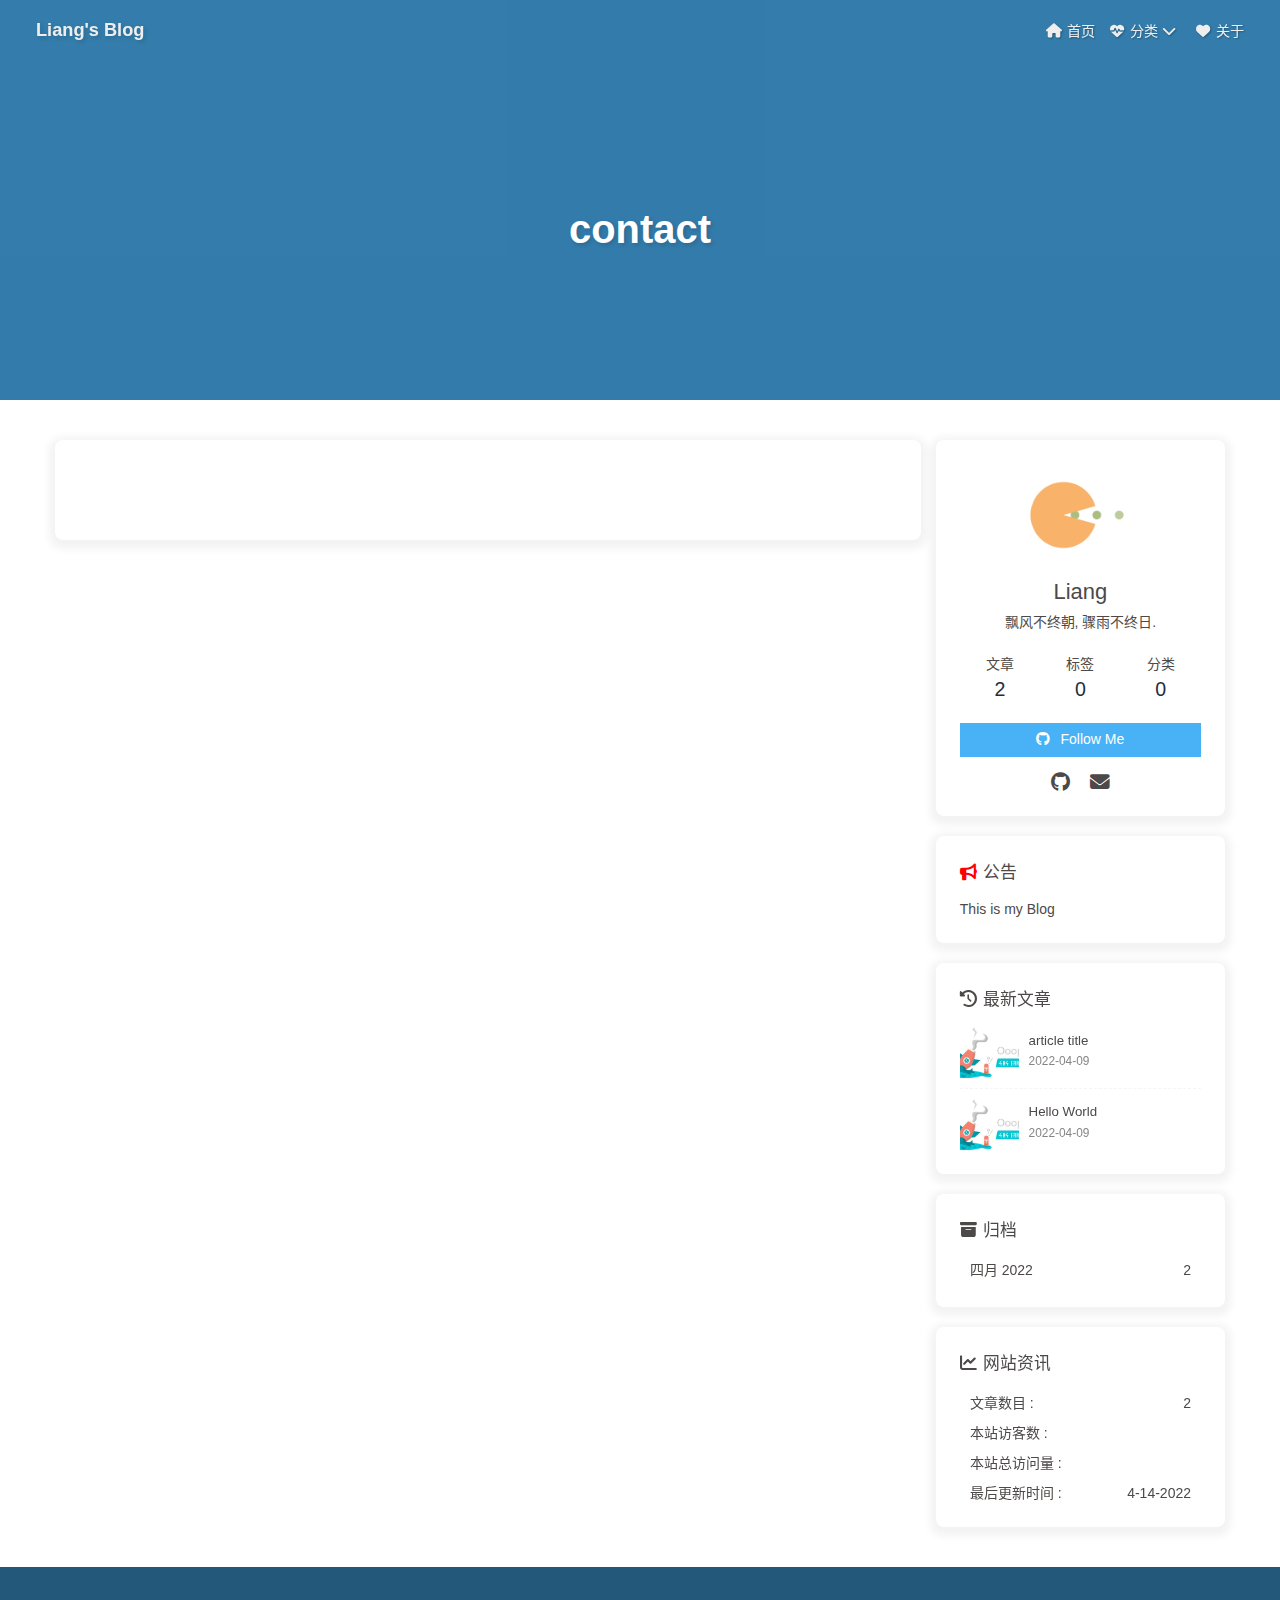
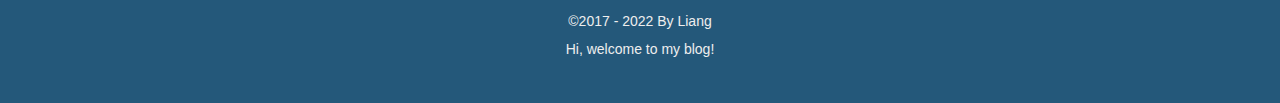
<file: contact/index.html>
<!DOCTYPE html><html lang="zh-CN" data-theme="light"><head><meta charset="UTF-8"><meta http-equiv="X-UA-Compatible" content="IE=edge"><meta name="viewport" content="width=device-width, initial-scale=1.0, maximum-scale=1.0, user-scalable=no"><title>contact | Liang's Blog</title><meta name="author" content="Liang"><meta name="copyright" content="Liang"><meta name="format-detection" content="telephone=no"><meta name="theme-color" content="#ffffff"><meta name="description" content="飘风不终朝, 骤雨不终日.">
<meta property="og:type" content="website">
<meta property="og:title" content="contact">
<meta property="og:url" content="http://example.com/contact/index.html">
<meta property="og:site_name" content="Liang&#39;s Blog">
<meta property="og:description" content="飘风不终朝, 骤雨不终日.">
<meta property="og:locale" content="zh_CN">
<meta property="og:image" content="https://s3.bmp.ovh/imgs/2022/04/14/043d82fe86a6784c.jpg">
<meta property="article:published_time" content="2022-04-13T08:43:22.000Z">
<meta property="article:modified_time" content="2022-04-13T07:43:22.560Z">
<meta property="article:author" content="Liang">
<meta name="twitter:card" content="summary">
<meta name="twitter:image" content="https://s3.bmp.ovh/imgs/2022/04/14/043d82fe86a6784c.jpg"><link rel="shortcut icon" href="/img/favicon.jpg"><link rel="canonical" href="http://example.com/contact/"><link rel="preconnect" href="//cdn.jsdelivr.net"/><link rel="preconnect" href="//busuanzi.ibruce.info"/><link rel="stylesheet" href="/css/index.css"><link rel="stylesheet" href="https://cdn.jsdelivr.net/npm/@fortawesome/fontawesome-free@6/css/all.min.css" media="print" onload="this.media='all'"><link rel="stylesheet" href="https://cdn.jsdelivr.net/npm/@fancyapps/ui/dist/fancybox.css" media="print" onload="this.media='all'"><script>const GLOBAL_CONFIG = { 
  root: '/',
  algolia: undefined,
  localSearch: undefined,
  translate: undefined,
  noticeOutdate: undefined,
  highlight: {"plugin":"highlighjs","highlightCopy":true,"highlightLang":true,"highlightHeightLimit":false},
  copy: {
    success: '复制成功',
    error: '复制错误',
    noSupport: '浏览器不支持'
  },
  relativeDate: {
    homepage: false,
    post: false
  },
  runtime: '',
  date_suffix: {
    just: '刚刚',
    min: '分钟前',
    hour: '小时前',
    day: '天前',
    month: '个月前'
  },
  copyright: undefined,
  lightbox: 'fancybox',
  Snackbar: undefined,
  source: {
    justifiedGallery: {
      js: 'https://cdn.jsdelivr.net/npm/flickr-justified-gallery@2/dist/fjGallery.min.js',
      css: 'https://cdn.jsdelivr.net/npm/flickr-justified-gallery@2/dist/fjGallery.min.css'
    }
  },
  isPhotoFigcaption: false,
  islazyload: false,
  isAnchor: false
}</script><script id="config-diff">var GLOBAL_CONFIG_SITE = {
  title: 'contact',
  isPost: false,
  isHome: false,
  isHighlightShrink: false,
  isToc: false,
  postUpdate: '2022-04-13 14:43:22'
}</script><noscript><style type="text/css">
  #nav {
    opacity: 1
  }
  .justified-gallery img {
    opacity: 1
  }

  #recent-posts time,
  #post-meta time {
    display: inline !important
  }
</style></noscript><script>(win=>{
    win.saveToLocal = {
      set: function setWithExpiry(key, value, ttl) {
        if (ttl === 0) return
        const now = new Date()
        const expiryDay = ttl * 86400000
        const item = {
          value: value,
          expiry: now.getTime() + expiryDay,
        }
        localStorage.setItem(key, JSON.stringify(item))
      },

      get: function getWithExpiry(key) {
        const itemStr = localStorage.getItem(key)

        if (!itemStr) {
          return undefined
        }
        const item = JSON.parse(itemStr)
        const now = new Date()

        if (now.getTime() > item.expiry) {
          localStorage.removeItem(key)
          return undefined
        }
        return item.value
      }
    }
  
    win.getScript = url => new Promise((resolve, reject) => {
      const script = document.createElement('script')
      script.src = url
      script.async = true
      script.onerror = reject
      script.onload = script.onreadystatechange = function() {
        const loadState = this.readyState
        if (loadState && loadState !== 'loaded' && loadState !== 'complete') return
        script.onload = script.onreadystatechange = null
        resolve()
      }
      document.head.appendChild(script)
    })
  
      win.activateDarkMode = function () {
        document.documentElement.setAttribute('data-theme', 'dark')
        if (document.querySelector('meta[name="theme-color"]') !== null) {
          document.querySelector('meta[name="theme-color"]').setAttribute('content', '#0d0d0d')
        }
      }
      win.activateLightMode = function () {
        document.documentElement.setAttribute('data-theme', 'light')
        if (document.querySelector('meta[name="theme-color"]') !== null) {
          document.querySelector('meta[name="theme-color"]').setAttribute('content', '#ffffff')
        }
      }
      const t = saveToLocal.get('theme')
    
          if (t === 'dark') activateDarkMode()
          else if (t === 'light') activateLightMode()
        
      const asideStatus = saveToLocal.get('aside-status')
      if (asideStatus !== undefined) {
        if (asideStatus === 'hide') {
          document.documentElement.classList.add('hide-aside')
        } else {
          document.documentElement.classList.remove('hide-aside')
        }
      }
    
    const detectApple = () => {
      if(/iPad|iPhone|iPod|Macintosh/.test(navigator.userAgent)){
        document.documentElement.classList.add('apple')
      }
    }
    detectApple()
    })(window)</script><meta name="generator" content="Hexo 6.1.0"></head><body><div id="sidebar"><div id="menu-mask"></div><div id="sidebar-menus"><div class="avatar-img is-center"><img src="https://s1.328888.xyz/2022/04/14/iLCdq.jpg" onerror="onerror=null;src='/img/friend_404.gif'" alt="avatar"/></div><div class="site-data is-center"><div class="data-item"><a href="/archives/"><div class="headline">文章</div><div class="length-num">2</div></a></div><div class="data-item"><a href="/tags/"><div class="headline">标签</div><div class="length-num">0</div></a></div><div class="data-item"><a href="/categories/"><div class="headline">分类</div><div class="length-num">0</div></a></div></div><hr/><div class="menus_items"><div class="menus_item"><a class="site-page" href="/"><i class="fa-fw fas fa-home"></i><span> 首页</span></a></div><div class="menus_item"><a class="site-page group" href="javascript:void(0);"><i class="fa-fw fa fa-heartbeat"></i><span> 分类</span><i class="fas fa-chevron-down"></i></a><ul class="menus_item_child"><li><a class="site-page child" href="/music/"><i class="fa-fw fas fa-music"></i><span> 音乐</span></a></li><li><a class="site-page child" href="/Gallery/"><i class="fa-fw fas fa-images"></i><span> 照片</span></a></li><li><a class="site-page child" href="/movies/"><i class="fa-fw fas fa-video"></i><span> 电影</span></a></li></ul></div><div class="menus_item"><a class="site-page" href="/about/"><i class="fa-fw fas fa-heart"></i><span> 关于</span></a></div></div></div></div><div class="page" id="body-wrap"><header class="not-home-page" id="page-header" style="background-image: url('https://s3.bmp.ovh/imgs/2022/04/14/043d82fe86a6784c.jpg')"><nav id="nav"><span id="blog_name"><a id="site-name" href="/">Liang's Blog</a></span><div id="menus"><div class="menus_items"><div class="menus_item"><a class="site-page" href="/"><i class="fa-fw fas fa-home"></i><span> 首页</span></a></div><div class="menus_item"><a class="site-page group" href="javascript:void(0);"><i class="fa-fw fa fa-heartbeat"></i><span> 分类</span><i class="fas fa-chevron-down"></i></a><ul class="menus_item_child"><li><a class="site-page child" href="/music/"><i class="fa-fw fas fa-music"></i><span> 音乐</span></a></li><li><a class="site-page child" href="/Gallery/"><i class="fa-fw fas fa-images"></i><span> 照片</span></a></li><li><a class="site-page child" href="/movies/"><i class="fa-fw fas fa-video"></i><span> 电影</span></a></li></ul></div><div class="menus_item"><a class="site-page" href="/about/"><i class="fa-fw fas fa-heart"></i><span> 关于</span></a></div></div><div id="toggle-menu"><a class="site-page"><i class="fas fa-bars fa-fw"></i></a></div></div></nav><div id="page-site-info"><h1 id="site-title">contact</h1></div></header><main class="layout" id="content-inner"><div id="page"><div id="article-container"></div></div><div class="aside-content" id="aside-content"><div class="card-widget card-info"><div class="is-center"><div class="avatar-img"><img src="https://s1.328888.xyz/2022/04/14/iLCdq.jpg" onerror="this.onerror=null;this.src='/img/friend_404.gif'" alt="avatar"/></div><div class="author-info__name">Liang</div><div class="author-info__description">飘风不终朝, 骤雨不终日.</div></div><div class="card-info-data is-center"><div class="card-info-data-item"><a href="/archives/"><div class="headline">文章</div><div class="length-num">2</div></a></div><div class="card-info-data-item"><a href="/tags/"><div class="headline">标签</div><div class="length-num">0</div></a></div><div class="card-info-data-item"><a href="/categories/"><div class="headline">分类</div><div class="length-num">0</div></a></div></div><a id="card-info-btn" target="_blank" rel="noopener" href="https://github.com/xxxxxx"><i class="fab fa-github"></i><span>Follow Me</span></a><div class="card-info-social-icons is-center"><a class="social-icon" href="https://github.com/hututu316" target="_blank" title="Github"><i class="fab fa-github"></i></a><a class="social-icon" href="mailto:cckoop168@gmail.com" target="_blank" title="Email"><i class="fas fa-envelope"></i></a></div></div><div class="card-widget card-announcement"><div class="item-headline"><i class="fas fa-bullhorn fa-shake"></i><span>公告</span></div><div class="announcement_content">This is my Blog</div></div><div class="sticky_layout"><div class="card-widget card-recent-post"><div class="item-headline"><i class="fas fa-history"></i><span>最新文章</span></div><div class="aside-list"><div class="aside-list-item"><a class="thumbnail" href="/2022/04/09/article-title/" title="article title"><img src="https://s3.bmp.ovh/imgs/2022/04/14/043d82fe86a6784c.jpg" onerror="this.onerror=null;this.src='/img/404.jpg'" alt="article title"/></a><div class="content"><a class="title" href="/2022/04/09/article-title/" title="article title">article title</a><time datetime="2022-04-09T09:33:18.000Z" title="发表于 2022-04-09 16:33:18">2022-04-09</time></div></div><div class="aside-list-item"><a class="thumbnail" href="/2022/04/09/hello-world/" title="Hello World"><img src="https://s3.bmp.ovh/imgs/2022/04/14/043d82fe86a6784c.jpg" onerror="this.onerror=null;this.src='/img/404.jpg'" alt="Hello World"/></a><div class="content"><a class="title" href="/2022/04/09/hello-world/" title="Hello World">Hello World</a><time datetime="2022-04-09T08:24:03.062Z" title="发表于 2022-04-09 15:24:03">2022-04-09</time></div></div></div></div><div class="card-widget card-archives"><div class="item-headline"><i class="fas fa-archive"></i><span>归档</span></div><ul class="card-archive-list"><li class="card-archive-list-item"><a class="card-archive-list-link" href="/archives/2022/04/"><span class="card-archive-list-date">四月 2022</span><span class="card-archive-list-count">2</span></a></li></ul></div><div class="card-widget card-webinfo"><div class="item-headline"><i class="fas fa-chart-line"></i><span>网站资讯</span></div><div class="webinfo"><div class="webinfo-item"><div class="item-name">文章数目 :</div><div class="item-count">2</div></div><div class="webinfo-item"><div class="item-name">本站访客数 :</div><div class="item-count" id="busuanzi_value_site_uv"></div></div><div class="webinfo-item"><div class="item-name">本站总访问量 :</div><div class="item-count" id="busuanzi_value_site_pv"></div></div><div class="webinfo-item"><div class="item-name">最后更新时间 :</div><div class="item-count" id="last-push-date" data-lastPushDate="2022-04-14T08:32:38.918Z"></div></div></div></div></div></div></main><footer id="footer" style="background-image: url('https://s3.bmp.ovh/imgs/2022/04/14/043d82fe86a6784c.jpg')"><div id="footer-wrap"><div class="copyright">&copy;2017 - 2022 By Liang</div><div class="footer_custom_text">Hi, welcome to my blog!</div></div></footer></div><div id="rightside"><div id="rightside-config-hide"><button id="darkmode" type="button" title="浅色和深色模式转换"><i class="fas fa-adjust"></i></button><button id="hide-aside-btn" type="button" title="单栏和双栏切换"><i class="fas fa-arrows-alt-h"></i></button></div><div id="rightside-config-show"><button id="rightside_config" type="button" title="设置"><i class="fas fa-cog fa-spin"></i></button><button id="go-up" type="button" title="回到顶部"><i class="fas fa-arrow-up"></i></button></div></div><div><script src="/js/utils.js"></script><script src="/js/main.js"></script><script src="https://cdn.jsdelivr.net/npm/@fancyapps/ui/dist/fancybox.umd.js"></script><div class="js-pjax"></div><script async data-pjax src="//busuanzi.ibruce.info/busuanzi/2.3/busuanzi.pure.mini.js"></script></div></body></html>
</file>
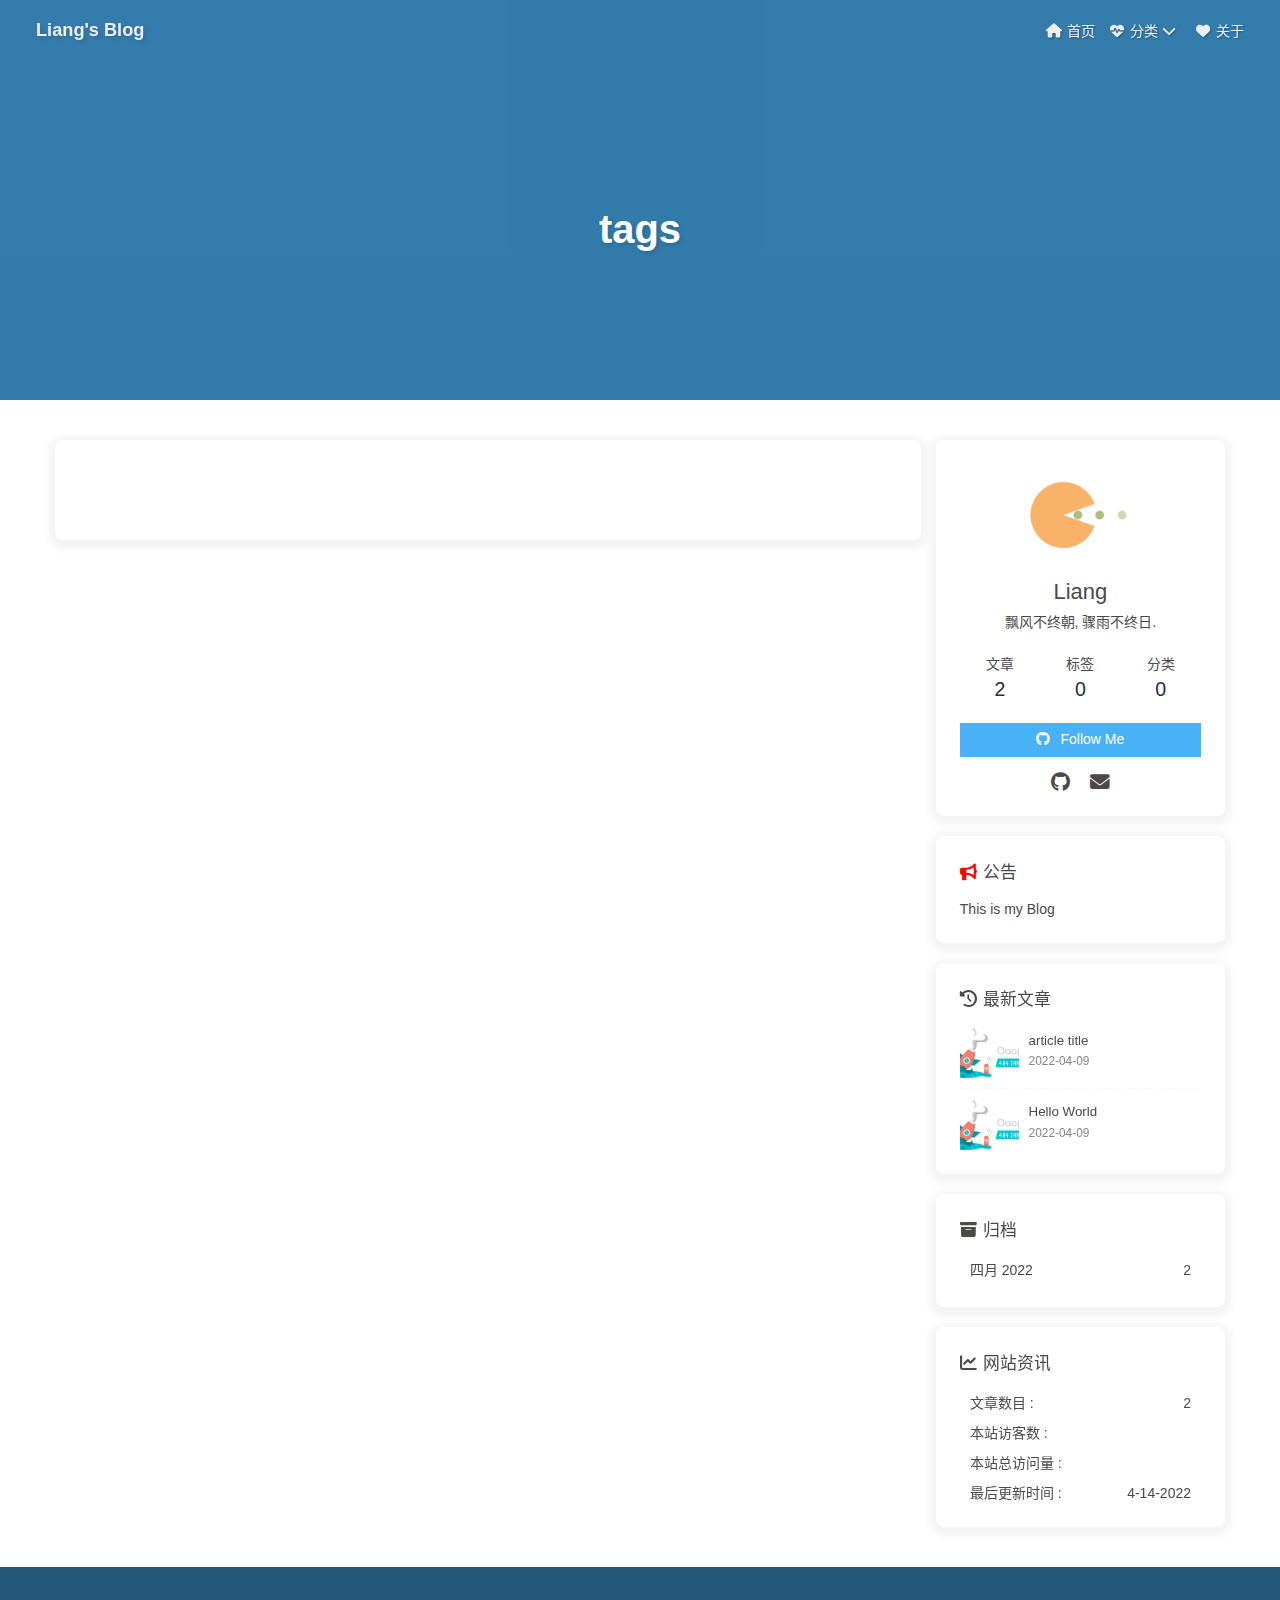
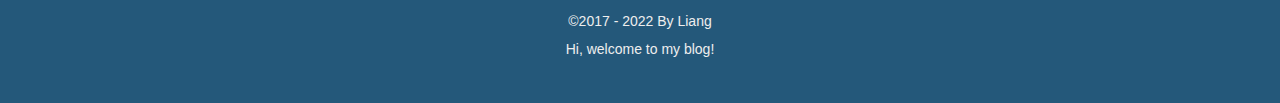
<file: tags/index.html>
<!DOCTYPE html><html lang="zh-CN" data-theme="light"><head><meta charset="UTF-8"><meta http-equiv="X-UA-Compatible" content="IE=edge"><meta name="viewport" content="width=device-width, initial-scale=1.0, maximum-scale=1.0, user-scalable=no"><title>tags | Liang's Blog</title><meta name="author" content="Liang"><meta name="copyright" content="Liang"><meta name="format-detection" content="telephone=no"><meta name="theme-color" content="#ffffff"><meta name="description" content="飘风不终朝, 骤雨不终日.">
<meta property="og:type" content="website">
<meta property="og:title" content="tags">
<meta property="og:url" content="http://example.com/tags/index.html">
<meta property="og:site_name" content="Liang&#39;s Blog">
<meta property="og:description" content="飘风不终朝, 骤雨不终日.">
<meta property="og:locale" content="zh_CN">
<meta property="og:image" content="https://s3.bmp.ovh/imgs/2022/04/14/043d82fe86a6784c.jpg">
<meta property="article:published_time" content="2018-09-30T11:23:38.000Z">
<meta property="article:modified_time" content="2022-04-13T07:43:00.347Z">
<meta property="article:author" content="Liang">
<meta name="twitter:card" content="summary">
<meta name="twitter:image" content="https://s3.bmp.ovh/imgs/2022/04/14/043d82fe86a6784c.jpg"><link rel="shortcut icon" href="/img/favicon.jpg"><link rel="canonical" href="http://example.com/tags/"><link rel="preconnect" href="//cdn.jsdelivr.net"/><link rel="preconnect" href="//busuanzi.ibruce.info"/><link rel="stylesheet" href="/css/index.css"><link rel="stylesheet" href="https://cdn.jsdelivr.net/npm/@fortawesome/fontawesome-free@6/css/all.min.css" media="print" onload="this.media='all'"><link rel="stylesheet" href="https://cdn.jsdelivr.net/npm/@fancyapps/ui/dist/fancybox.css" media="print" onload="this.media='all'"><script>const GLOBAL_CONFIG = { 
  root: '/',
  algolia: undefined,
  localSearch: undefined,
  translate: undefined,
  noticeOutdate: undefined,
  highlight: {"plugin":"highlighjs","highlightCopy":true,"highlightLang":true,"highlightHeightLimit":false},
  copy: {
    success: '复制成功',
    error: '复制错误',
    noSupport: '浏览器不支持'
  },
  relativeDate: {
    homepage: false,
    post: false
  },
  runtime: '',
  date_suffix: {
    just: '刚刚',
    min: '分钟前',
    hour: '小时前',
    day: '天前',
    month: '个月前'
  },
  copyright: undefined,
  lightbox: 'fancybox',
  Snackbar: undefined,
  source: {
    justifiedGallery: {
      js: 'https://cdn.jsdelivr.net/npm/flickr-justified-gallery@2/dist/fjGallery.min.js',
      css: 'https://cdn.jsdelivr.net/npm/flickr-justified-gallery@2/dist/fjGallery.min.css'
    }
  },
  isPhotoFigcaption: false,
  islazyload: false,
  isAnchor: false
}</script><script id="config-diff">var GLOBAL_CONFIG_SITE = {
  title: 'tags',
  isPost: false,
  isHome: false,
  isHighlightShrink: false,
  isToc: false,
  postUpdate: '2022-04-13 14:43:00'
}</script><noscript><style type="text/css">
  #nav {
    opacity: 1
  }
  .justified-gallery img {
    opacity: 1
  }

  #recent-posts time,
  #post-meta time {
    display: inline !important
  }
</style></noscript><script>(win=>{
    win.saveToLocal = {
      set: function setWithExpiry(key, value, ttl) {
        if (ttl === 0) return
        const now = new Date()
        const expiryDay = ttl * 86400000
        const item = {
          value: value,
          expiry: now.getTime() + expiryDay,
        }
        localStorage.setItem(key, JSON.stringify(item))
      },

      get: function getWithExpiry(key) {
        const itemStr = localStorage.getItem(key)

        if (!itemStr) {
          return undefined
        }
        const item = JSON.parse(itemStr)
        const now = new Date()

        if (now.getTime() > item.expiry) {
          localStorage.removeItem(key)
          return undefined
        }
        return item.value
      }
    }
  
    win.getScript = url => new Promise((resolve, reject) => {
      const script = document.createElement('script')
      script.src = url
      script.async = true
      script.onerror = reject
      script.onload = script.onreadystatechange = function() {
        const loadState = this.readyState
        if (loadState && loadState !== 'loaded' && loadState !== 'complete') return
        script.onload = script.onreadystatechange = null
        resolve()
      }
      document.head.appendChild(script)
    })
  
      win.activateDarkMode = function () {
        document.documentElement.setAttribute('data-theme', 'dark')
        if (document.querySelector('meta[name="theme-color"]') !== null) {
          document.querySelector('meta[name="theme-color"]').setAttribute('content', '#0d0d0d')
        }
      }
      win.activateLightMode = function () {
        document.documentElement.setAttribute('data-theme', 'light')
        if (document.querySelector('meta[name="theme-color"]') !== null) {
          document.querySelector('meta[name="theme-color"]').setAttribute('content', '#ffffff')
        }
      }
      const t = saveToLocal.get('theme')
    
          if (t === 'dark') activateDarkMode()
          else if (t === 'light') activateLightMode()
        
      const asideStatus = saveToLocal.get('aside-status')
      if (asideStatus !== undefined) {
        if (asideStatus === 'hide') {
          document.documentElement.classList.add('hide-aside')
        } else {
          document.documentElement.classList.remove('hide-aside')
        }
      }
    
    const detectApple = () => {
      if(/iPad|iPhone|iPod|Macintosh/.test(navigator.userAgent)){
        document.documentElement.classList.add('apple')
      }
    }
    detectApple()
    })(window)</script><meta name="generator" content="Hexo 6.1.0"></head><body><div id="sidebar"><div id="menu-mask"></div><div id="sidebar-menus"><div class="avatar-img is-center"><img src="https://s1.328888.xyz/2022/04/14/iLCdq.jpg" onerror="onerror=null;src='/img/friend_404.gif'" alt="avatar"/></div><div class="site-data is-center"><div class="data-item"><a href="/archives/"><div class="headline">文章</div><div class="length-num">2</div></a></div><div class="data-item"><a href="/tags/"><div class="headline">标签</div><div class="length-num">0</div></a></div><div class="data-item"><a href="/categories/"><div class="headline">分类</div><div class="length-num">0</div></a></div></div><hr/><div class="menus_items"><div class="menus_item"><a class="site-page" href="/"><i class="fa-fw fas fa-home"></i><span> 首页</span></a></div><div class="menus_item"><a class="site-page group" href="javascript:void(0);"><i class="fa-fw fa fa-heartbeat"></i><span> 分类</span><i class="fas fa-chevron-down"></i></a><ul class="menus_item_child"><li><a class="site-page child" href="/music/"><i class="fa-fw fas fa-music"></i><span> 音乐</span></a></li><li><a class="site-page child" href="/Gallery/"><i class="fa-fw fas fa-images"></i><span> 照片</span></a></li><li><a class="site-page child" href="/movies/"><i class="fa-fw fas fa-video"></i><span> 电影</span></a></li></ul></div><div class="menus_item"><a class="site-page" href="/about/"><i class="fa-fw fas fa-heart"></i><span> 关于</span></a></div></div></div></div><div class="page" id="body-wrap"><header class="not-home-page" id="page-header" style="background-image: url('https://s3.bmp.ovh/imgs/2022/04/14/043d82fe86a6784c.jpg')"><nav id="nav"><span id="blog_name"><a id="site-name" href="/">Liang's Blog</a></span><div id="menus"><div class="menus_items"><div class="menus_item"><a class="site-page" href="/"><i class="fa-fw fas fa-home"></i><span> 首页</span></a></div><div class="menus_item"><a class="site-page group" href="javascript:void(0);"><i class="fa-fw fa fa-heartbeat"></i><span> 分类</span><i class="fas fa-chevron-down"></i></a><ul class="menus_item_child"><li><a class="site-page child" href="/music/"><i class="fa-fw fas fa-music"></i><span> 音乐</span></a></li><li><a class="site-page child" href="/Gallery/"><i class="fa-fw fas fa-images"></i><span> 照片</span></a></li><li><a class="site-page child" href="/movies/"><i class="fa-fw fas fa-video"></i><span> 电影</span></a></li></ul></div><div class="menus_item"><a class="site-page" href="/about/"><i class="fa-fw fas fa-heart"></i><span> 关于</span></a></div></div><div id="toggle-menu"><a class="site-page"><i class="fas fa-bars fa-fw"></i></a></div></div></nav><div id="page-site-info"><h1 id="site-title">tags</h1></div></header><main class="layout" id="content-inner"><div id="page"><div class="tag-cloud-list is-center"></div></div><div class="aside-content" id="aside-content"><div class="card-widget card-info"><div class="is-center"><div class="avatar-img"><img src="https://s1.328888.xyz/2022/04/14/iLCdq.jpg" onerror="this.onerror=null;this.src='/img/friend_404.gif'" alt="avatar"/></div><div class="author-info__name">Liang</div><div class="author-info__description">飘风不终朝, 骤雨不终日.</div></div><div class="card-info-data is-center"><div class="card-info-data-item"><a href="/archives/"><div class="headline">文章</div><div class="length-num">2</div></a></div><div class="card-info-data-item"><a href="/tags/"><div class="headline">标签</div><div class="length-num">0</div></a></div><div class="card-info-data-item"><a href="/categories/"><div class="headline">分类</div><div class="length-num">0</div></a></div></div><a id="card-info-btn" target="_blank" rel="noopener" href="https://github.com/xxxxxx"><i class="fab fa-github"></i><span>Follow Me</span></a><div class="card-info-social-icons is-center"><a class="social-icon" href="https://github.com/hututu316" target="_blank" title="Github"><i class="fab fa-github"></i></a><a class="social-icon" href="mailto:cckoop168@gmail.com" target="_blank" title="Email"><i class="fas fa-envelope"></i></a></div></div><div class="card-widget card-announcement"><div class="item-headline"><i class="fas fa-bullhorn fa-shake"></i><span>公告</span></div><div class="announcement_content">This is my Blog</div></div><div class="sticky_layout"><div class="card-widget card-recent-post"><div class="item-headline"><i class="fas fa-history"></i><span>最新文章</span></div><div class="aside-list"><div class="aside-list-item"><a class="thumbnail" href="/2022/04/09/article-title/" title="article title"><img src="https://s3.bmp.ovh/imgs/2022/04/14/043d82fe86a6784c.jpg" onerror="this.onerror=null;this.src='/img/404.jpg'" alt="article title"/></a><div class="content"><a class="title" href="/2022/04/09/article-title/" title="article title">article title</a><time datetime="2022-04-09T09:33:18.000Z" title="发表于 2022-04-09 16:33:18">2022-04-09</time></div></div><div class="aside-list-item"><a class="thumbnail" href="/2022/04/09/hello-world/" title="Hello World"><img src="https://s3.bmp.ovh/imgs/2022/04/14/043d82fe86a6784c.jpg" onerror="this.onerror=null;this.src='/img/404.jpg'" alt="Hello World"/></a><div class="content"><a class="title" href="/2022/04/09/hello-world/" title="Hello World">Hello World</a><time datetime="2022-04-09T08:24:03.062Z" title="发表于 2022-04-09 15:24:03">2022-04-09</time></div></div></div></div><div class="card-widget card-archives"><div class="item-headline"><i class="fas fa-archive"></i><span>归档</span></div><ul class="card-archive-list"><li class="card-archive-list-item"><a class="card-archive-list-link" href="/archives/2022/04/"><span class="card-archive-list-date">四月 2022</span><span class="card-archive-list-count">2</span></a></li></ul></div><div class="card-widget card-webinfo"><div class="item-headline"><i class="fas fa-chart-line"></i><span>网站资讯</span></div><div class="webinfo"><div class="webinfo-item"><div class="item-name">文章数目 :</div><div class="item-count">2</div></div><div class="webinfo-item"><div class="item-name">本站访客数 :</div><div class="item-count" id="busuanzi_value_site_uv"></div></div><div class="webinfo-item"><div class="item-name">本站总访问量 :</div><div class="item-count" id="busuanzi_value_site_pv"></div></div><div class="webinfo-item"><div class="item-name">最后更新时间 :</div><div class="item-count" id="last-push-date" data-lastPushDate="2022-04-14T08:32:38.918Z"></div></div></div></div></div></div></main><footer id="footer" style="background-image: url('https://s3.bmp.ovh/imgs/2022/04/14/043d82fe86a6784c.jpg')"><div id="footer-wrap"><div class="copyright">&copy;2017 - 2022 By Liang</div><div class="footer_custom_text">Hi, welcome to my blog!</div></div></footer></div><div id="rightside"><div id="rightside-config-hide"><button id="darkmode" type="button" title="浅色和深色模式转换"><i class="fas fa-adjust"></i></button><button id="hide-aside-btn" type="button" title="单栏和双栏切换"><i class="fas fa-arrows-alt-h"></i></button></div><div id="rightside-config-show"><button id="rightside_config" type="button" title="设置"><i class="fas fa-cog fa-spin"></i></button><button id="go-up" type="button" title="回到顶部"><i class="fas fa-arrow-up"></i></button></div></div><div><script src="/js/utils.js"></script><script src="/js/main.js"></script><script src="https://cdn.jsdelivr.net/npm/@fancyapps/ui/dist/fancybox.umd.js"></script><div class="js-pjax"></div><script async data-pjax src="//busuanzi.ibruce.info/busuanzi/2.3/busuanzi.pure.mini.js"></script></div></body></html>
</file>
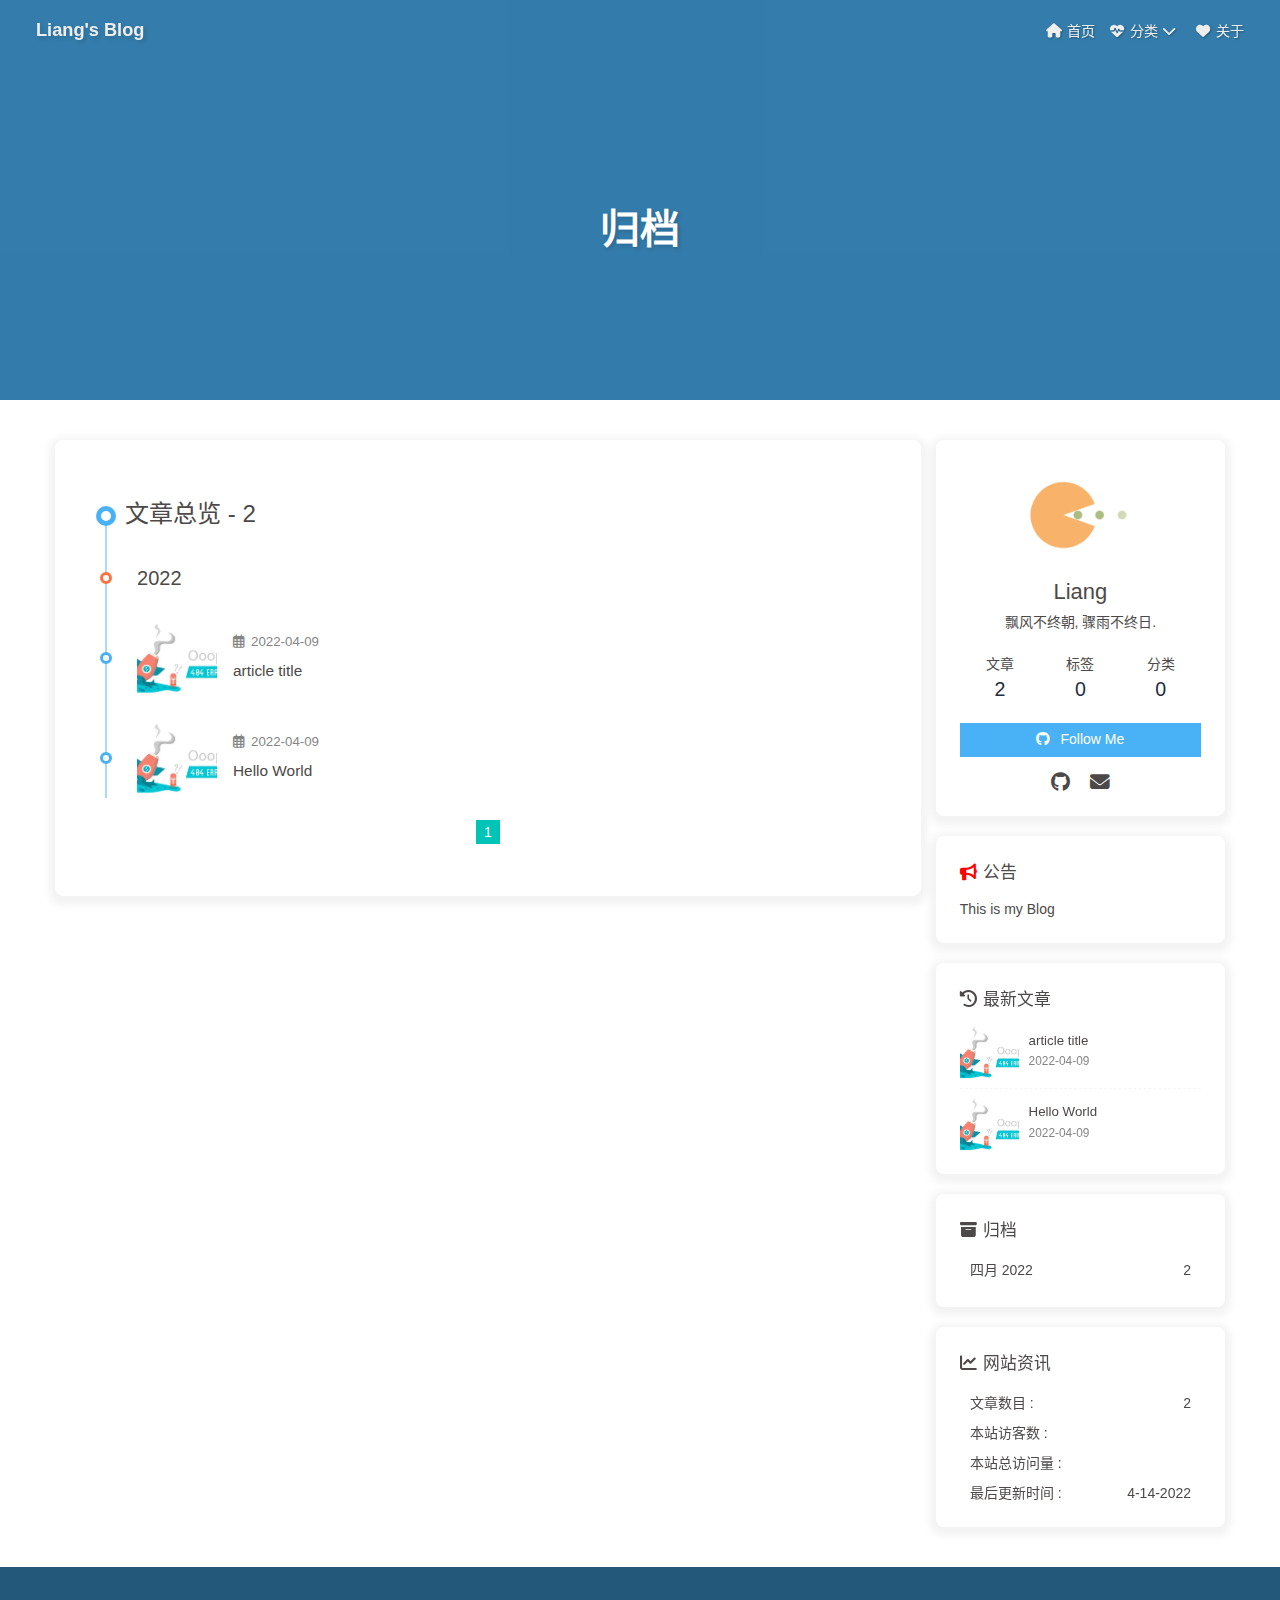
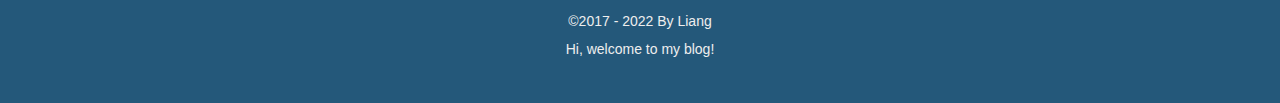
<file: archives/2022/index.html>
<!DOCTYPE html><html lang="zh-CN" data-theme="light"><head><meta charset="UTF-8"><meta http-equiv="X-UA-Compatible" content="IE=edge"><meta name="viewport" content="width=device-width, initial-scale=1.0, maximum-scale=1.0, user-scalable=no"><title>归档 | Liang's Blog</title><meta name="author" content="Liang"><meta name="copyright" content="Liang"><meta name="format-detection" content="telephone=no"><meta name="theme-color" content="#ffffff"><meta name="description" content="飘风不终朝, 骤雨不终日.">
<meta property="og:type" content="website">
<meta property="og:title" content="Liang&#39;s Blog">
<meta property="og:url" content="http://example.com/archives/2022/index.html">
<meta property="og:site_name" content="Liang&#39;s Blog">
<meta property="og:description" content="飘风不终朝, 骤雨不终日.">
<meta property="og:locale" content="zh_CN">
<meta property="og:image" content="https://s1.328888.xyz/2022/04/14/iLCdq.jpg">
<meta property="article:author" content="Liang">
<meta name="twitter:card" content="summary">
<meta name="twitter:image" content="https://s1.328888.xyz/2022/04/14/iLCdq.jpg"><link rel="shortcut icon" href="/img/favicon.jpg"><link rel="canonical" href="http://example.com/archives/2022/"><link rel="preconnect" href="//cdn.jsdelivr.net"/><link rel="preconnect" href="//busuanzi.ibruce.info"/><link rel="stylesheet" href="/css/index.css"><link rel="stylesheet" href="https://cdn.jsdelivr.net/npm/@fortawesome/fontawesome-free@6/css/all.min.css" media="print" onload="this.media='all'"><link rel="stylesheet" href="https://cdn.jsdelivr.net/npm/@fancyapps/ui/dist/fancybox.css" media="print" onload="this.media='all'"><script>const GLOBAL_CONFIG = { 
  root: '/',
  algolia: undefined,
  localSearch: undefined,
  translate: undefined,
  noticeOutdate: undefined,
  highlight: {"plugin":"highlighjs","highlightCopy":true,"highlightLang":true,"highlightHeightLimit":false},
  copy: {
    success: '复制成功',
    error: '复制错误',
    noSupport: '浏览器不支持'
  },
  relativeDate: {
    homepage: false,
    post: false
  },
  runtime: '',
  date_suffix: {
    just: '刚刚',
    min: '分钟前',
    hour: '小时前',
    day: '天前',
    month: '个月前'
  },
  copyright: undefined,
  lightbox: 'fancybox',
  Snackbar: undefined,
  source: {
    justifiedGallery: {
      js: 'https://cdn.jsdelivr.net/npm/flickr-justified-gallery@2/dist/fjGallery.min.js',
      css: 'https://cdn.jsdelivr.net/npm/flickr-justified-gallery@2/dist/fjGallery.min.css'
    }
  },
  isPhotoFigcaption: false,
  islazyload: false,
  isAnchor: false
}</script><script id="config-diff">var GLOBAL_CONFIG_SITE = {
  title: '归档',
  isPost: false,
  isHome: false,
  isHighlightShrink: false,
  isToc: false,
  postUpdate: '2022-04-14 15:32:38'
}</script><noscript><style type="text/css">
  #nav {
    opacity: 1
  }
  .justified-gallery img {
    opacity: 1
  }

  #recent-posts time,
  #post-meta time {
    display: inline !important
  }
</style></noscript><script>(win=>{
    win.saveToLocal = {
      set: function setWithExpiry(key, value, ttl) {
        if (ttl === 0) return
        const now = new Date()
        const expiryDay = ttl * 86400000
        const item = {
          value: value,
          expiry: now.getTime() + expiryDay,
        }
        localStorage.setItem(key, JSON.stringify(item))
      },

      get: function getWithExpiry(key) {
        const itemStr = localStorage.getItem(key)

        if (!itemStr) {
          return undefined
        }
        const item = JSON.parse(itemStr)
        const now = new Date()

        if (now.getTime() > item.expiry) {
          localStorage.removeItem(key)
          return undefined
        }
        return item.value
      }
    }
  
    win.getScript = url => new Promise((resolve, reject) => {
      const script = document.createElement('script')
      script.src = url
      script.async = true
      script.onerror = reject
      script.onload = script.onreadystatechange = function() {
        const loadState = this.readyState
        if (loadState && loadState !== 'loaded' && loadState !== 'complete') return
        script.onload = script.onreadystatechange = null
        resolve()
      }
      document.head.appendChild(script)
    })
  
      win.activateDarkMode = function () {
        document.documentElement.setAttribute('data-theme', 'dark')
        if (document.querySelector('meta[name="theme-color"]') !== null) {
          document.querySelector('meta[name="theme-color"]').setAttribute('content', '#0d0d0d')
        }
      }
      win.activateLightMode = function () {
        document.documentElement.setAttribute('data-theme', 'light')
        if (document.querySelector('meta[name="theme-color"]') !== null) {
          document.querySelector('meta[name="theme-color"]').setAttribute('content', '#ffffff')
        }
      }
      const t = saveToLocal.get('theme')
    
          if (t === 'dark') activateDarkMode()
          else if (t === 'light') activateLightMode()
        
      const asideStatus = saveToLocal.get('aside-status')
      if (asideStatus !== undefined) {
        if (asideStatus === 'hide') {
          document.documentElement.classList.add('hide-aside')
        } else {
          document.documentElement.classList.remove('hide-aside')
        }
      }
    
    const detectApple = () => {
      if(/iPad|iPhone|iPod|Macintosh/.test(navigator.userAgent)){
        document.documentElement.classList.add('apple')
      }
    }
    detectApple()
    })(window)</script><meta name="generator" content="Hexo 6.1.0"></head><body><div id="sidebar"><div id="menu-mask"></div><div id="sidebar-menus"><div class="avatar-img is-center"><img src="https://s1.328888.xyz/2022/04/14/iLCdq.jpg" onerror="onerror=null;src='/img/friend_404.gif'" alt="avatar"/></div><div class="site-data is-center"><div class="data-item"><a href="/archives/"><div class="headline">文章</div><div class="length-num">2</div></a></div><div class="data-item"><a href="/tags/"><div class="headline">标签</div><div class="length-num">0</div></a></div><div class="data-item"><a href="/categories/"><div class="headline">分类</div><div class="length-num">0</div></a></div></div><hr/><div class="menus_items"><div class="menus_item"><a class="site-page" href="/"><i class="fa-fw fas fa-home"></i><span> 首页</span></a></div><div class="menus_item"><a class="site-page group" href="javascript:void(0);"><i class="fa-fw fa fa-heartbeat"></i><span> 分类</span><i class="fas fa-chevron-down"></i></a><ul class="menus_item_child"><li><a class="site-page child" href="/music/"><i class="fa-fw fas fa-music"></i><span> 音乐</span></a></li><li><a class="site-page child" href="/Gallery/"><i class="fa-fw fas fa-images"></i><span> 照片</span></a></li><li><a class="site-page child" href="/movies/"><i class="fa-fw fas fa-video"></i><span> 电影</span></a></li></ul></div><div class="menus_item"><a class="site-page" href="/about/"><i class="fa-fw fas fa-heart"></i><span> 关于</span></a></div></div></div></div><div class="page" id="body-wrap"><header class="not-home-page" id="page-header" style="background-image: url('https://s3.bmp.ovh/imgs/2022/04/14/043d82fe86a6784c.jpg')"><nav id="nav"><span id="blog_name"><a id="site-name" href="/">Liang's Blog</a></span><div id="menus"><div class="menus_items"><div class="menus_item"><a class="site-page" href="/"><i class="fa-fw fas fa-home"></i><span> 首页</span></a></div><div class="menus_item"><a class="site-page group" href="javascript:void(0);"><i class="fa-fw fa fa-heartbeat"></i><span> 分类</span><i class="fas fa-chevron-down"></i></a><ul class="menus_item_child"><li><a class="site-page child" href="/music/"><i class="fa-fw fas fa-music"></i><span> 音乐</span></a></li><li><a class="site-page child" href="/Gallery/"><i class="fa-fw fas fa-images"></i><span> 照片</span></a></li><li><a class="site-page child" href="/movies/"><i class="fa-fw fas fa-video"></i><span> 电影</span></a></li></ul></div><div class="menus_item"><a class="site-page" href="/about/"><i class="fa-fw fas fa-heart"></i><span> 关于</span></a></div></div><div id="toggle-menu"><a class="site-page"><i class="fas fa-bars fa-fw"></i></a></div></div></nav><div id="page-site-info"><h1 id="site-title">归档</h1></div></header><main class="layout" id="content-inner"><div id="archive"><div class="article-sort-title">文章总览 - 2</div><div class="article-sort"><div class="article-sort-item year">2022</div><div class="article-sort-item"><a class="article-sort-item-img" href="/2022/04/09/article-title/" title="article title"><img src="https://s3.bmp.ovh/imgs/2022/04/14/043d82fe86a6784c.jpg" alt="article title" onerror="this.onerror=null;this.src='/img/404.jpg'"></a><div class="article-sort-item-info"><div class="article-sort-item-time"><i class="far fa-calendar-alt"></i><time class="post-meta-date-created" datetime="2022-04-09T09:33:18.000Z" title="发表于 2022-04-09 16:33:18">2022-04-09</time></div><a class="article-sort-item-title" href="/2022/04/09/article-title/" title="article title">article title</a></div></div><div class="article-sort-item"><a class="article-sort-item-img" href="/2022/04/09/hello-world/" title="Hello World"><img src="https://s3.bmp.ovh/imgs/2022/04/14/043d82fe86a6784c.jpg" alt="Hello World" onerror="this.onerror=null;this.src='/img/404.jpg'"></a><div class="article-sort-item-info"><div class="article-sort-item-time"><i class="far fa-calendar-alt"></i><time class="post-meta-date-created" datetime="2022-04-09T08:24:03.062Z" title="发表于 2022-04-09 15:24:03">2022-04-09</time></div><a class="article-sort-item-title" href="/2022/04/09/hello-world/" title="Hello World">Hello World</a></div></div></div><nav id="pagination"><div class="pagination"><span class="page-number current">1</span></div></nav></div><div class="aside-content" id="aside-content"><div class="card-widget card-info"><div class="is-center"><div class="avatar-img"><img src="https://s1.328888.xyz/2022/04/14/iLCdq.jpg" onerror="this.onerror=null;this.src='/img/friend_404.gif'" alt="avatar"/></div><div class="author-info__name">Liang</div><div class="author-info__description">飘风不终朝, 骤雨不终日.</div></div><div class="card-info-data is-center"><div class="card-info-data-item"><a href="/archives/"><div class="headline">文章</div><div class="length-num">2</div></a></div><div class="card-info-data-item"><a href="/tags/"><div class="headline">标签</div><div class="length-num">0</div></a></div><div class="card-info-data-item"><a href="/categories/"><div class="headline">分类</div><div class="length-num">0</div></a></div></div><a id="card-info-btn" target="_blank" rel="noopener" href="https://github.com/xxxxxx"><i class="fab fa-github"></i><span>Follow Me</span></a><div class="card-info-social-icons is-center"><a class="social-icon" href="https://github.com/hututu316" target="_blank" title="Github"><i class="fab fa-github"></i></a><a class="social-icon" href="mailto:cckoop168@gmail.com" target="_blank" title="Email"><i class="fas fa-envelope"></i></a></div></div><div class="card-widget card-announcement"><div class="item-headline"><i class="fas fa-bullhorn fa-shake"></i><span>公告</span></div><div class="announcement_content">This is my Blog</div></div><div class="sticky_layout"><div class="card-widget card-recent-post"><div class="item-headline"><i class="fas fa-history"></i><span>最新文章</span></div><div class="aside-list"><div class="aside-list-item"><a class="thumbnail" href="/2022/04/09/article-title/" title="article title"><img src="https://s3.bmp.ovh/imgs/2022/04/14/043d82fe86a6784c.jpg" onerror="this.onerror=null;this.src='/img/404.jpg'" alt="article title"/></a><div class="content"><a class="title" href="/2022/04/09/article-title/" title="article title">article title</a><time datetime="2022-04-09T09:33:18.000Z" title="发表于 2022-04-09 16:33:18">2022-04-09</time></div></div><div class="aside-list-item"><a class="thumbnail" href="/2022/04/09/hello-world/" title="Hello World"><img src="https://s3.bmp.ovh/imgs/2022/04/14/043d82fe86a6784c.jpg" onerror="this.onerror=null;this.src='/img/404.jpg'" alt="Hello World"/></a><div class="content"><a class="title" href="/2022/04/09/hello-world/" title="Hello World">Hello World</a><time datetime="2022-04-09T08:24:03.062Z" title="发表于 2022-04-09 15:24:03">2022-04-09</time></div></div></div></div><div class="card-widget card-archives"><div class="item-headline"><i class="fas fa-archive"></i><span>归档</span></div><ul class="card-archive-list"><li class="card-archive-list-item"><a class="card-archive-list-link" href="/archives/2022/04/"><span class="card-archive-list-date">四月 2022</span><span class="card-archive-list-count">2</span></a></li></ul></div><div class="card-widget card-webinfo"><div class="item-headline"><i class="fas fa-chart-line"></i><span>网站资讯</span></div><div class="webinfo"><div class="webinfo-item"><div class="item-name">文章数目 :</div><div class="item-count">2</div></div><div class="webinfo-item"><div class="item-name">本站访客数 :</div><div class="item-count" id="busuanzi_value_site_uv"></div></div><div class="webinfo-item"><div class="item-name">本站总访问量 :</div><div class="item-count" id="busuanzi_value_site_pv"></div></div><div class="webinfo-item"><div class="item-name">最后更新时间 :</div><div class="item-count" id="last-push-date" data-lastPushDate="2022-04-14T08:32:38.918Z"></div></div></div></div></div></div></main><footer id="footer" style="background-image: url('https://s3.bmp.ovh/imgs/2022/04/14/043d82fe86a6784c.jpg')"><div id="footer-wrap"><div class="copyright">&copy;2017 - 2022 By Liang</div><div class="footer_custom_text">Hi, welcome to my blog!</div></div></footer></div><div id="rightside"><div id="rightside-config-hide"><button id="darkmode" type="button" title="浅色和深色模式转换"><i class="fas fa-adjust"></i></button><button id="hide-aside-btn" type="button" title="单栏和双栏切换"><i class="fas fa-arrows-alt-h"></i></button></div><div id="rightside-config-show"><button id="rightside_config" type="button" title="设置"><i class="fas fa-cog fa-spin"></i></button><button id="go-up" type="button" title="回到顶部"><i class="fas fa-arrow-up"></i></button></div></div><div><script src="/js/utils.js"></script><script src="/js/main.js"></script><script src="https://cdn.jsdelivr.net/npm/@fancyapps/ui/dist/fancybox.umd.js"></script><div class="js-pjax"></div><script async data-pjax src="//busuanzi.ibruce.info/busuanzi/2.3/busuanzi.pure.mini.js"></script></div></body></html>
</file>
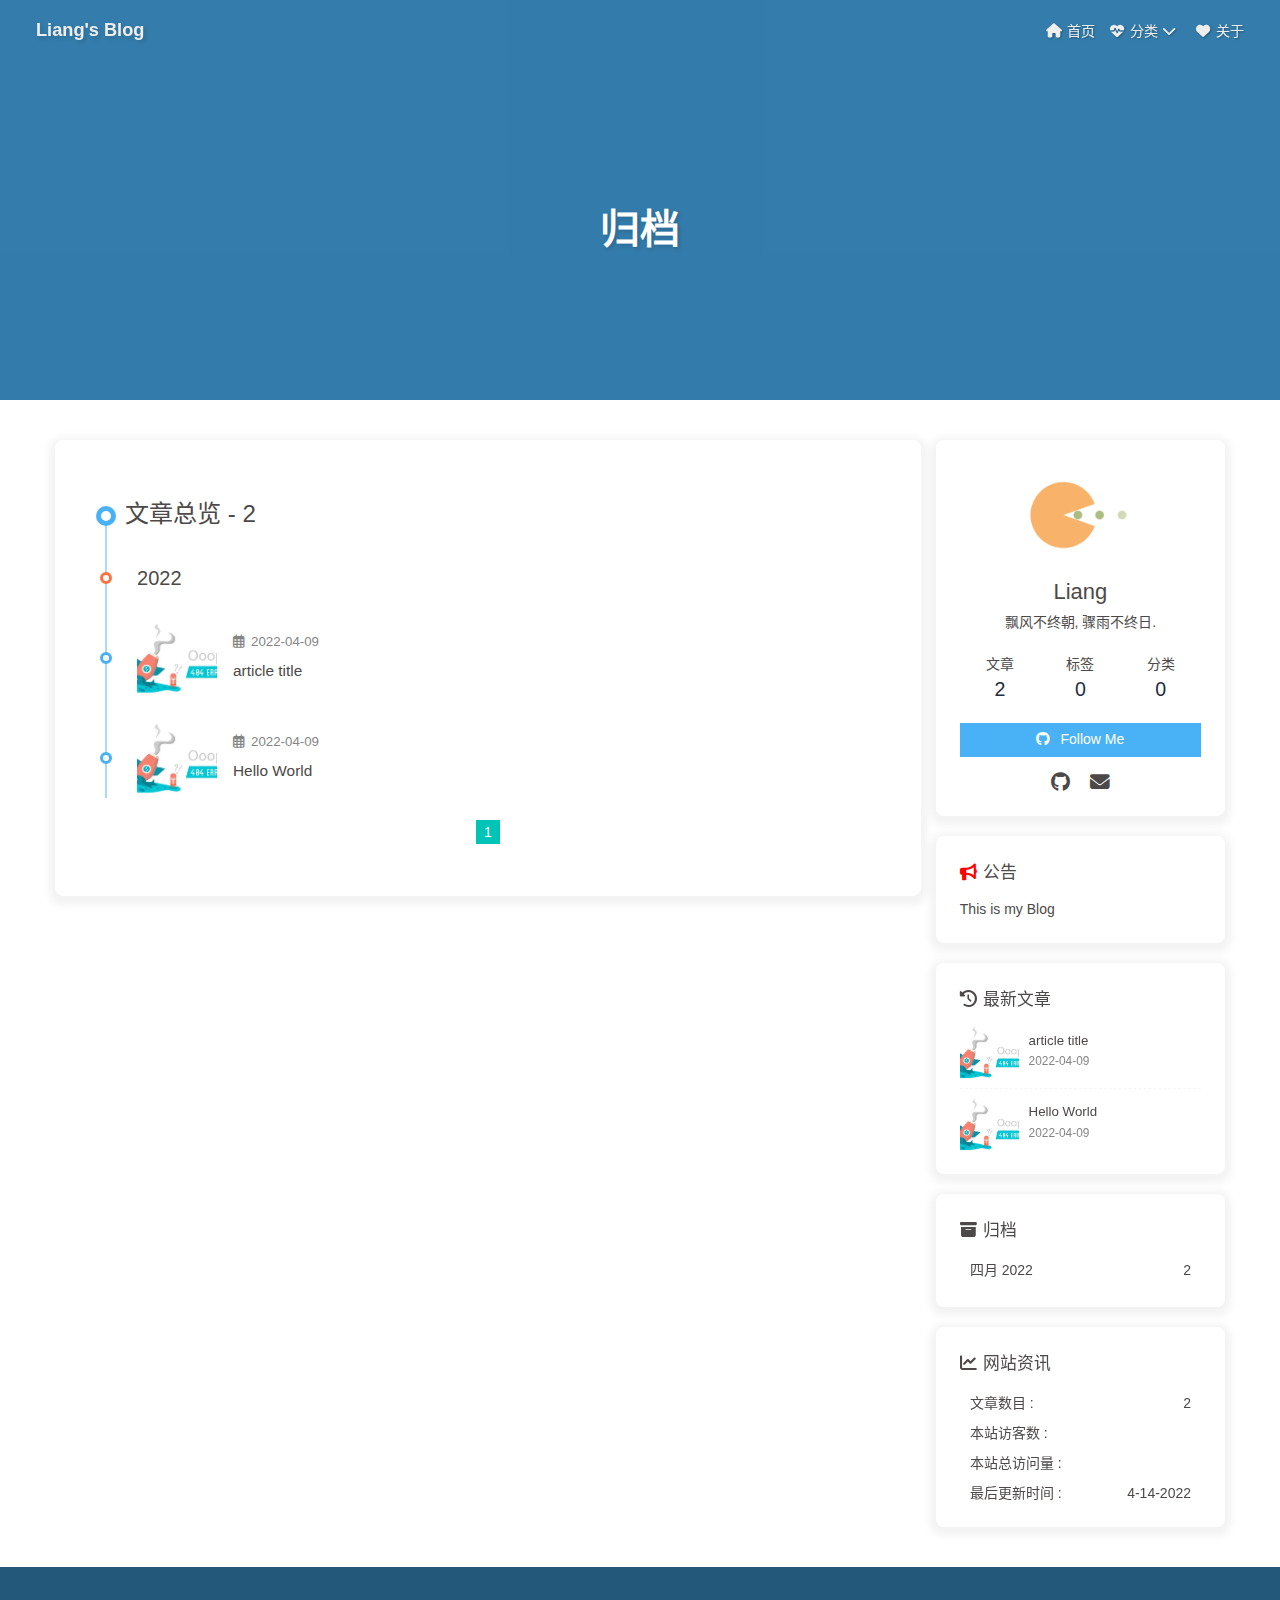
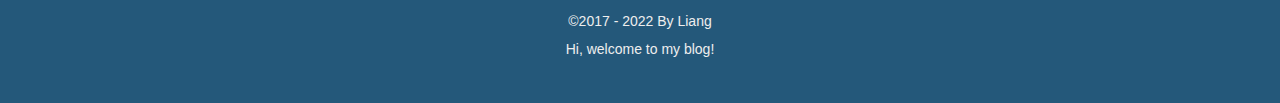
<file: archives/2022/04/index.html>
<!DOCTYPE html><html lang="zh-CN" data-theme="light"><head><meta charset="UTF-8"><meta http-equiv="X-UA-Compatible" content="IE=edge"><meta name="viewport" content="width=device-width, initial-scale=1.0, maximum-scale=1.0, user-scalable=no"><title>归档 | Liang's Blog</title><meta name="author" content="Liang"><meta name="copyright" content="Liang"><meta name="format-detection" content="telephone=no"><meta name="theme-color" content="#ffffff"><meta name="description" content="飘风不终朝, 骤雨不终日.">
<meta property="og:type" content="website">
<meta property="og:title" content="Liang&#39;s Blog">
<meta property="og:url" content="http://example.com/archives/2022/04/index.html">
<meta property="og:site_name" content="Liang&#39;s Blog">
<meta property="og:description" content="飘风不终朝, 骤雨不终日.">
<meta property="og:locale" content="zh_CN">
<meta property="og:image" content="https://s1.328888.xyz/2022/04/14/iLCdq.jpg">
<meta property="article:author" content="Liang">
<meta name="twitter:card" content="summary">
<meta name="twitter:image" content="https://s1.328888.xyz/2022/04/14/iLCdq.jpg"><link rel="shortcut icon" href="/img/favicon.jpg"><link rel="canonical" href="http://example.com/archives/2022/04/"><link rel="preconnect" href="//cdn.jsdelivr.net"/><link rel="preconnect" href="//busuanzi.ibruce.info"/><link rel="stylesheet" href="/css/index.css"><link rel="stylesheet" href="https://cdn.jsdelivr.net/npm/@fortawesome/fontawesome-free@6/css/all.min.css" media="print" onload="this.media='all'"><link rel="stylesheet" href="https://cdn.jsdelivr.net/npm/@fancyapps/ui/dist/fancybox.css" media="print" onload="this.media='all'"><script>const GLOBAL_CONFIG = { 
  root: '/',
  algolia: undefined,
  localSearch: undefined,
  translate: undefined,
  noticeOutdate: undefined,
  highlight: {"plugin":"highlighjs","highlightCopy":true,"highlightLang":true,"highlightHeightLimit":false},
  copy: {
    success: '复制成功',
    error: '复制错误',
    noSupport: '浏览器不支持'
  },
  relativeDate: {
    homepage: false,
    post: false
  },
  runtime: '',
  date_suffix: {
    just: '刚刚',
    min: '分钟前',
    hour: '小时前',
    day: '天前',
    month: '个月前'
  },
  copyright: undefined,
  lightbox: 'fancybox',
  Snackbar: undefined,
  source: {
    justifiedGallery: {
      js: 'https://cdn.jsdelivr.net/npm/flickr-justified-gallery@2/dist/fjGallery.min.js',
      css: 'https://cdn.jsdelivr.net/npm/flickr-justified-gallery@2/dist/fjGallery.min.css'
    }
  },
  isPhotoFigcaption: false,
  islazyload: false,
  isAnchor: false
}</script><script id="config-diff">var GLOBAL_CONFIG_SITE = {
  title: '归档',
  isPost: false,
  isHome: false,
  isHighlightShrink: false,
  isToc: false,
  postUpdate: '2022-04-14 15:32:38'
}</script><noscript><style type="text/css">
  #nav {
    opacity: 1
  }
  .justified-gallery img {
    opacity: 1
  }

  #recent-posts time,
  #post-meta time {
    display: inline !important
  }
</style></noscript><script>(win=>{
    win.saveToLocal = {
      set: function setWithExpiry(key, value, ttl) {
        if (ttl === 0) return
        const now = new Date()
        const expiryDay = ttl * 86400000
        const item = {
          value: value,
          expiry: now.getTime() + expiryDay,
        }
        localStorage.setItem(key, JSON.stringify(item))
      },

      get: function getWithExpiry(key) {
        const itemStr = localStorage.getItem(key)

        if (!itemStr) {
          return undefined
        }
        const item = JSON.parse(itemStr)
        const now = new Date()

        if (now.getTime() > item.expiry) {
          localStorage.removeItem(key)
          return undefined
        }
        return item.value
      }
    }
  
    win.getScript = url => new Promise((resolve, reject) => {
      const script = document.createElement('script')
      script.src = url
      script.async = true
      script.onerror = reject
      script.onload = script.onreadystatechange = function() {
        const loadState = this.readyState
        if (loadState && loadState !== 'loaded' && loadState !== 'complete') return
        script.onload = script.onreadystatechange = null
        resolve()
      }
      document.head.appendChild(script)
    })
  
      win.activateDarkMode = function () {
        document.documentElement.setAttribute('data-theme', 'dark')
        if (document.querySelector('meta[name="theme-color"]') !== null) {
          document.querySelector('meta[name="theme-color"]').setAttribute('content', '#0d0d0d')
        }
      }
      win.activateLightMode = function () {
        document.documentElement.setAttribute('data-theme', 'light')
        if (document.querySelector('meta[name="theme-color"]') !== null) {
          document.querySelector('meta[name="theme-color"]').setAttribute('content', '#ffffff')
        }
      }
      const t = saveToLocal.get('theme')
    
          if (t === 'dark') activateDarkMode()
          else if (t === 'light') activateLightMode()
        
      const asideStatus = saveToLocal.get('aside-status')
      if (asideStatus !== undefined) {
        if (asideStatus === 'hide') {
          document.documentElement.classList.add('hide-aside')
        } else {
          document.documentElement.classList.remove('hide-aside')
        }
      }
    
    const detectApple = () => {
      if(/iPad|iPhone|iPod|Macintosh/.test(navigator.userAgent)){
        document.documentElement.classList.add('apple')
      }
    }
    detectApple()
    })(window)</script><meta name="generator" content="Hexo 6.1.0"></head><body><div id="sidebar"><div id="menu-mask"></div><div id="sidebar-menus"><div class="avatar-img is-center"><img src="https://s1.328888.xyz/2022/04/14/iLCdq.jpg" onerror="onerror=null;src='/img/friend_404.gif'" alt="avatar"/></div><div class="site-data is-center"><div class="data-item"><a href="/archives/"><div class="headline">文章</div><div class="length-num">2</div></a></div><div class="data-item"><a href="/tags/"><div class="headline">标签</div><div class="length-num">0</div></a></div><div class="data-item"><a href="/categories/"><div class="headline">分类</div><div class="length-num">0</div></a></div></div><hr/><div class="menus_items"><div class="menus_item"><a class="site-page" href="/"><i class="fa-fw fas fa-home"></i><span> 首页</span></a></div><div class="menus_item"><a class="site-page group" href="javascript:void(0);"><i class="fa-fw fa fa-heartbeat"></i><span> 分类</span><i class="fas fa-chevron-down"></i></a><ul class="menus_item_child"><li><a class="site-page child" href="/music/"><i class="fa-fw fas fa-music"></i><span> 音乐</span></a></li><li><a class="site-page child" href="/Gallery/"><i class="fa-fw fas fa-images"></i><span> 照片</span></a></li><li><a class="site-page child" href="/movies/"><i class="fa-fw fas fa-video"></i><span> 电影</span></a></li></ul></div><div class="menus_item"><a class="site-page" href="/about/"><i class="fa-fw fas fa-heart"></i><span> 关于</span></a></div></div></div></div><div class="page" id="body-wrap"><header class="not-home-page" id="page-header" style="background-image: url('https://s3.bmp.ovh/imgs/2022/04/14/043d82fe86a6784c.jpg')"><nav id="nav"><span id="blog_name"><a id="site-name" href="/">Liang's Blog</a></span><div id="menus"><div class="menus_items"><div class="menus_item"><a class="site-page" href="/"><i class="fa-fw fas fa-home"></i><span> 首页</span></a></div><div class="menus_item"><a class="site-page group" href="javascript:void(0);"><i class="fa-fw fa fa-heartbeat"></i><span> 分类</span><i class="fas fa-chevron-down"></i></a><ul class="menus_item_child"><li><a class="site-page child" href="/music/"><i class="fa-fw fas fa-music"></i><span> 音乐</span></a></li><li><a class="site-page child" href="/Gallery/"><i class="fa-fw fas fa-images"></i><span> 照片</span></a></li><li><a class="site-page child" href="/movies/"><i class="fa-fw fas fa-video"></i><span> 电影</span></a></li></ul></div><div class="menus_item"><a class="site-page" href="/about/"><i class="fa-fw fas fa-heart"></i><span> 关于</span></a></div></div><div id="toggle-menu"><a class="site-page"><i class="fas fa-bars fa-fw"></i></a></div></div></nav><div id="page-site-info"><h1 id="site-title">归档</h1></div></header><main class="layout" id="content-inner"><div id="archive"><div class="article-sort-title">文章总览 - 2</div><div class="article-sort"><div class="article-sort-item year">2022</div><div class="article-sort-item"><a class="article-sort-item-img" href="/2022/04/09/article-title/" title="article title"><img src="https://s3.bmp.ovh/imgs/2022/04/14/043d82fe86a6784c.jpg" alt="article title" onerror="this.onerror=null;this.src='/img/404.jpg'"></a><div class="article-sort-item-info"><div class="article-sort-item-time"><i class="far fa-calendar-alt"></i><time class="post-meta-date-created" datetime="2022-04-09T09:33:18.000Z" title="发表于 2022-04-09 16:33:18">2022-04-09</time></div><a class="article-sort-item-title" href="/2022/04/09/article-title/" title="article title">article title</a></div></div><div class="article-sort-item"><a class="article-sort-item-img" href="/2022/04/09/hello-world/" title="Hello World"><img src="https://s3.bmp.ovh/imgs/2022/04/14/043d82fe86a6784c.jpg" alt="Hello World" onerror="this.onerror=null;this.src='/img/404.jpg'"></a><div class="article-sort-item-info"><div class="article-sort-item-time"><i class="far fa-calendar-alt"></i><time class="post-meta-date-created" datetime="2022-04-09T08:24:03.062Z" title="发表于 2022-04-09 15:24:03">2022-04-09</time></div><a class="article-sort-item-title" href="/2022/04/09/hello-world/" title="Hello World">Hello World</a></div></div></div><nav id="pagination"><div class="pagination"><span class="page-number current">1</span></div></nav></div><div class="aside-content" id="aside-content"><div class="card-widget card-info"><div class="is-center"><div class="avatar-img"><img src="https://s1.328888.xyz/2022/04/14/iLCdq.jpg" onerror="this.onerror=null;this.src='/img/friend_404.gif'" alt="avatar"/></div><div class="author-info__name">Liang</div><div class="author-info__description">飘风不终朝, 骤雨不终日.</div></div><div class="card-info-data is-center"><div class="card-info-data-item"><a href="/archives/"><div class="headline">文章</div><div class="length-num">2</div></a></div><div class="card-info-data-item"><a href="/tags/"><div class="headline">标签</div><div class="length-num">0</div></a></div><div class="card-info-data-item"><a href="/categories/"><div class="headline">分类</div><div class="length-num">0</div></a></div></div><a id="card-info-btn" target="_blank" rel="noopener" href="https://github.com/xxxxxx"><i class="fab fa-github"></i><span>Follow Me</span></a><div class="card-info-social-icons is-center"><a class="social-icon" href="https://github.com/hututu316" target="_blank" title="Github"><i class="fab fa-github"></i></a><a class="social-icon" href="mailto:cckoop168@gmail.com" target="_blank" title="Email"><i class="fas fa-envelope"></i></a></div></div><div class="card-widget card-announcement"><div class="item-headline"><i class="fas fa-bullhorn fa-shake"></i><span>公告</span></div><div class="announcement_content">This is my Blog</div></div><div class="sticky_layout"><div class="card-widget card-recent-post"><div class="item-headline"><i class="fas fa-history"></i><span>最新文章</span></div><div class="aside-list"><div class="aside-list-item"><a class="thumbnail" href="/2022/04/09/article-title/" title="article title"><img src="https://s3.bmp.ovh/imgs/2022/04/14/043d82fe86a6784c.jpg" onerror="this.onerror=null;this.src='/img/404.jpg'" alt="article title"/></a><div class="content"><a class="title" href="/2022/04/09/article-title/" title="article title">article title</a><time datetime="2022-04-09T09:33:18.000Z" title="发表于 2022-04-09 16:33:18">2022-04-09</time></div></div><div class="aside-list-item"><a class="thumbnail" href="/2022/04/09/hello-world/" title="Hello World"><img src="https://s3.bmp.ovh/imgs/2022/04/14/043d82fe86a6784c.jpg" onerror="this.onerror=null;this.src='/img/404.jpg'" alt="Hello World"/></a><div class="content"><a class="title" href="/2022/04/09/hello-world/" title="Hello World">Hello World</a><time datetime="2022-04-09T08:24:03.062Z" title="发表于 2022-04-09 15:24:03">2022-04-09</time></div></div></div></div><div class="card-widget card-archives"><div class="item-headline"><i class="fas fa-archive"></i><span>归档</span></div><ul class="card-archive-list"><li class="card-archive-list-item"><a class="card-archive-list-link" href="/archives/2022/04/"><span class="card-archive-list-date">四月 2022</span><span class="card-archive-list-count">2</span></a></li></ul></div><div class="card-widget card-webinfo"><div class="item-headline"><i class="fas fa-chart-line"></i><span>网站资讯</span></div><div class="webinfo"><div class="webinfo-item"><div class="item-name">文章数目 :</div><div class="item-count">2</div></div><div class="webinfo-item"><div class="item-name">本站访客数 :</div><div class="item-count" id="busuanzi_value_site_uv"></div></div><div class="webinfo-item"><div class="item-name">本站总访问量 :</div><div class="item-count" id="busuanzi_value_site_pv"></div></div><div class="webinfo-item"><div class="item-name">最后更新时间 :</div><div class="item-count" id="last-push-date" data-lastPushDate="2022-04-14T08:32:38.918Z"></div></div></div></div></div></div></main><footer id="footer" style="background-image: url('https://s3.bmp.ovh/imgs/2022/04/14/043d82fe86a6784c.jpg')"><div id="footer-wrap"><div class="copyright">&copy;2017 - 2022 By Liang</div><div class="footer_custom_text">Hi, welcome to my blog!</div></div></footer></div><div id="rightside"><div id="rightside-config-hide"><button id="darkmode" type="button" title="浅色和深色模式转换"><i class="fas fa-adjust"></i></button><button id="hide-aside-btn" type="button" title="单栏和双栏切换"><i class="fas fa-arrows-alt-h"></i></button></div><div id="rightside-config-show"><button id="rightside_config" type="button" title="设置"><i class="fas fa-cog fa-spin"></i></button><button id="go-up" type="button" title="回到顶部"><i class="fas fa-arrow-up"></i></button></div></div><div><script src="/js/utils.js"></script><script src="/js/main.js"></script><script src="https://cdn.jsdelivr.net/npm/@fancyapps/ui/dist/fancybox.umd.js"></script><div class="js-pjax"></div><script async data-pjax src="//busuanzi.ibruce.info/busuanzi/2.3/busuanzi.pure.mini.js"></script></div></body></html>
</file>
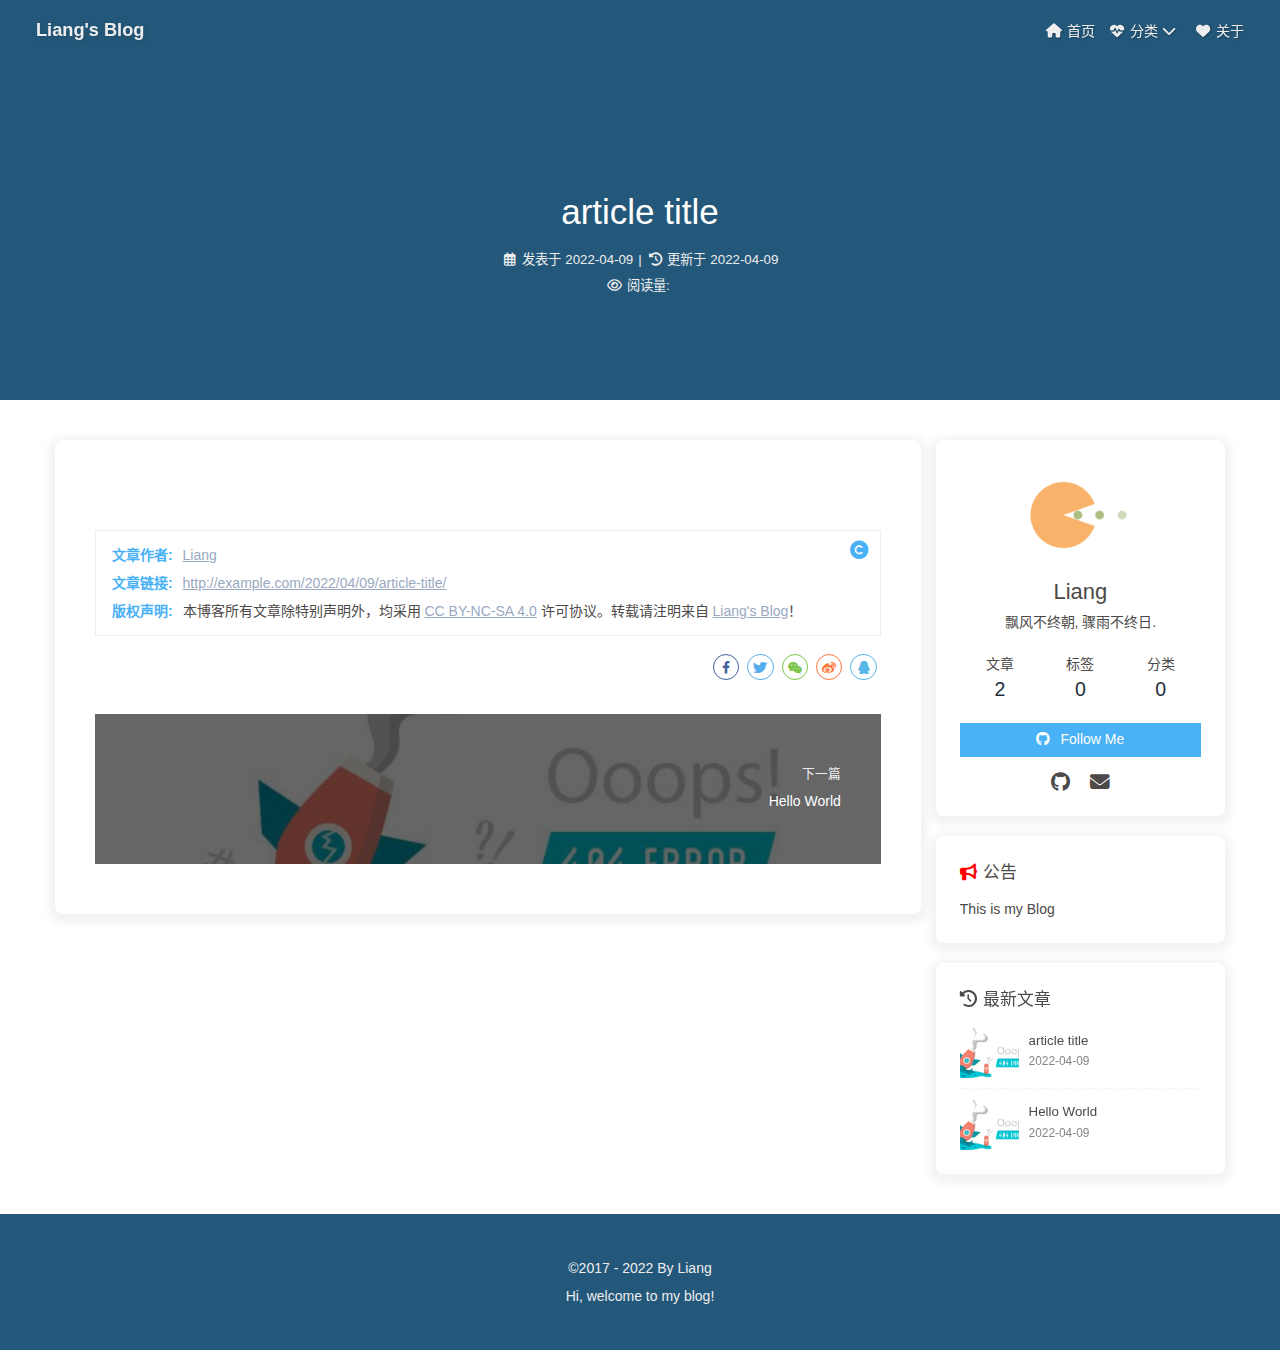
<file: 2022/04/09/article-title/index.html>
<!DOCTYPE html><html lang="zh-CN" data-theme="light"><head><meta charset="UTF-8"><meta http-equiv="X-UA-Compatible" content="IE=edge"><meta name="viewport" content="width=device-width, initial-scale=1.0, maximum-scale=1.0, user-scalable=no"><title>article title | Liang's Blog</title><meta name="author" content="Liang"><meta name="copyright" content="Liang"><meta name="format-detection" content="telephone=no"><meta name="theme-color" content="#ffffff"><meta name="description" content="飘风不终朝, 骤雨不终日.">
<meta property="og:type" content="article">
<meta property="og:title" content="article title">
<meta property="og:url" content="http://example.com/2022/04/09/article-title/index.html">
<meta property="og:site_name" content="Liang&#39;s Blog">
<meta property="og:description" content="飘风不终朝, 骤雨不终日.">
<meta property="og:locale" content="zh_CN">
<meta property="og:image" content="https://s3.bmp.ovh/imgs/2022/04/14/043d82fe86a6784c.jpg">
<meta property="article:published_time" content="2022-04-09T09:33:18.000Z">
<meta property="article:modified_time" content="2022-04-09T08:33:18.423Z">
<meta property="article:author" content="Liang">
<meta name="twitter:card" content="summary">
<meta name="twitter:image" content="https://s3.bmp.ovh/imgs/2022/04/14/043d82fe86a6784c.jpg"><link rel="shortcut icon" href="/img/favicon.jpg"><link rel="canonical" href="http://example.com/2022/04/09/article-title/"><link rel="preconnect" href="//cdn.jsdelivr.net"/><link rel="preconnect" href="//busuanzi.ibruce.info"/><link rel="stylesheet" href="/css/index.css"><link rel="stylesheet" href="https://cdn.jsdelivr.net/npm/@fortawesome/fontawesome-free@6/css/all.min.css" media="print" onload="this.media='all'"><link rel="stylesheet" href="https://cdn.jsdelivr.net/npm/@fancyapps/ui/dist/fancybox.css" media="print" onload="this.media='all'"><script>const GLOBAL_CONFIG = { 
  root: '/',
  algolia: undefined,
  localSearch: undefined,
  translate: undefined,
  noticeOutdate: undefined,
  highlight: {"plugin":"highlighjs","highlightCopy":true,"highlightLang":true,"highlightHeightLimit":false},
  copy: {
    success: '复制成功',
    error: '复制错误',
    noSupport: '浏览器不支持'
  },
  relativeDate: {
    homepage: false,
    post: false
  },
  runtime: '',
  date_suffix: {
    just: '刚刚',
    min: '分钟前',
    hour: '小时前',
    day: '天前',
    month: '个月前'
  },
  copyright: undefined,
  lightbox: 'fancybox',
  Snackbar: undefined,
  source: {
    justifiedGallery: {
      js: 'https://cdn.jsdelivr.net/npm/flickr-justified-gallery@2/dist/fjGallery.min.js',
      css: 'https://cdn.jsdelivr.net/npm/flickr-justified-gallery@2/dist/fjGallery.min.css'
    }
  },
  isPhotoFigcaption: false,
  islazyload: false,
  isAnchor: false
}</script><script id="config-diff">var GLOBAL_CONFIG_SITE = {
  title: 'article title',
  isPost: true,
  isHome: false,
  isHighlightShrink: false,
  isToc: false,
  postUpdate: '2022-04-09 15:33:18'
}</script><noscript><style type="text/css">
  #nav {
    opacity: 1
  }
  .justified-gallery img {
    opacity: 1
  }

  #recent-posts time,
  #post-meta time {
    display: inline !important
  }
</style></noscript><script>(win=>{
    win.saveToLocal = {
      set: function setWithExpiry(key, value, ttl) {
        if (ttl === 0) return
        const now = new Date()
        const expiryDay = ttl * 86400000
        const item = {
          value: value,
          expiry: now.getTime() + expiryDay,
        }
        localStorage.setItem(key, JSON.stringify(item))
      },

      get: function getWithExpiry(key) {
        const itemStr = localStorage.getItem(key)

        if (!itemStr) {
          return undefined
        }
        const item = JSON.parse(itemStr)
        const now = new Date()

        if (now.getTime() > item.expiry) {
          localStorage.removeItem(key)
          return undefined
        }
        return item.value
      }
    }
  
    win.getScript = url => new Promise((resolve, reject) => {
      const script = document.createElement('script')
      script.src = url
      script.async = true
      script.onerror = reject
      script.onload = script.onreadystatechange = function() {
        const loadState = this.readyState
        if (loadState && loadState !== 'loaded' && loadState !== 'complete') return
        script.onload = script.onreadystatechange = null
        resolve()
      }
      document.head.appendChild(script)
    })
  
      win.activateDarkMode = function () {
        document.documentElement.setAttribute('data-theme', 'dark')
        if (document.querySelector('meta[name="theme-color"]') !== null) {
          document.querySelector('meta[name="theme-color"]').setAttribute('content', '#0d0d0d')
        }
      }
      win.activateLightMode = function () {
        document.documentElement.setAttribute('data-theme', 'light')
        if (document.querySelector('meta[name="theme-color"]') !== null) {
          document.querySelector('meta[name="theme-color"]').setAttribute('content', '#ffffff')
        }
      }
      const t = saveToLocal.get('theme')
    
          if (t === 'dark') activateDarkMode()
          else if (t === 'light') activateLightMode()
        
      const asideStatus = saveToLocal.get('aside-status')
      if (asideStatus !== undefined) {
        if (asideStatus === 'hide') {
          document.documentElement.classList.add('hide-aside')
        } else {
          document.documentElement.classList.remove('hide-aside')
        }
      }
    
    const detectApple = () => {
      if(/iPad|iPhone|iPod|Macintosh/.test(navigator.userAgent)){
        document.documentElement.classList.add('apple')
      }
    }
    detectApple()
    })(window)</script><meta name="generator" content="Hexo 6.1.0"></head><body><div id="sidebar"><div id="menu-mask"></div><div id="sidebar-menus"><div class="avatar-img is-center"><img src="https://s1.328888.xyz/2022/04/14/iLCdq.jpg" onerror="onerror=null;src='/img/friend_404.gif'" alt="avatar"/></div><div class="site-data is-center"><div class="data-item"><a href="/archives/"><div class="headline">文章</div><div class="length-num">2</div></a></div><div class="data-item"><a href="/tags/"><div class="headline">标签</div><div class="length-num">0</div></a></div><div class="data-item"><a href="/categories/"><div class="headline">分类</div><div class="length-num">0</div></a></div></div><hr/><div class="menus_items"><div class="menus_item"><a class="site-page" href="/"><i class="fa-fw fas fa-home"></i><span> 首页</span></a></div><div class="menus_item"><a class="site-page group" href="javascript:void(0);"><i class="fa-fw fa fa-heartbeat"></i><span> 分类</span><i class="fas fa-chevron-down"></i></a><ul class="menus_item_child"><li><a class="site-page child" href="/music/"><i class="fa-fw fas fa-music"></i><span> 音乐</span></a></li><li><a class="site-page child" href="/Gallery/"><i class="fa-fw fas fa-images"></i><span> 照片</span></a></li><li><a class="site-page child" href="/movies/"><i class="fa-fw fas fa-video"></i><span> 电影</span></a></li></ul></div><div class="menus_item"><a class="site-page" href="/about/"><i class="fa-fw fas fa-heart"></i><span> 关于</span></a></div></div></div></div><div class="post" id="body-wrap"><header class="post-bg" id="page-header" style="background-image: url('https://s3.bmp.ovh/imgs/2022/04/14/043d82fe86a6784c.jpg')"><nav id="nav"><span id="blog_name"><a id="site-name" href="/">Liang's Blog</a></span><div id="menus"><div class="menus_items"><div class="menus_item"><a class="site-page" href="/"><i class="fa-fw fas fa-home"></i><span> 首页</span></a></div><div class="menus_item"><a class="site-page group" href="javascript:void(0);"><i class="fa-fw fa fa-heartbeat"></i><span> 分类</span><i class="fas fa-chevron-down"></i></a><ul class="menus_item_child"><li><a class="site-page child" href="/music/"><i class="fa-fw fas fa-music"></i><span> 音乐</span></a></li><li><a class="site-page child" href="/Gallery/"><i class="fa-fw fas fa-images"></i><span> 照片</span></a></li><li><a class="site-page child" href="/movies/"><i class="fa-fw fas fa-video"></i><span> 电影</span></a></li></ul></div><div class="menus_item"><a class="site-page" href="/about/"><i class="fa-fw fas fa-heart"></i><span> 关于</span></a></div></div><div id="toggle-menu"><a class="site-page"><i class="fas fa-bars fa-fw"></i></a></div></div></nav><div id="post-info"><h1 class="post-title">article title</h1><div id="post-meta"><div class="meta-firstline"><span class="post-meta-date"><i class="far fa-calendar-alt fa-fw post-meta-icon"></i><span class="post-meta-label">发表于</span><time class="post-meta-date-created" datetime="2022-04-09T09:33:18.000Z" title="发表于 2022-04-09 16:33:18">2022-04-09</time><span class="post-meta-separator">|</span><i class="fas fa-history fa-fw post-meta-icon"></i><span class="post-meta-label">更新于</span><time class="post-meta-date-updated" datetime="2022-04-09T08:33:18.423Z" title="更新于 2022-04-09 15:33:18">2022-04-09</time></span></div><div class="meta-secondline"><span class="post-meta-separator">|</span><span class="post-meta-pv-cv" id="" data-flag-title="article title"><i class="far fa-eye fa-fw post-meta-icon"></i><span class="post-meta-label">阅读量:</span><span id="busuanzi_value_page_pv"></span></span></div></div></div></header><main class="layout" id="content-inner"><div id="post"><article class="post-content" id="article-container"></article><div class="post-copyright"><div class="post-copyright__author"><span class="post-copyright-meta">文章作者: </span><span class="post-copyright-info"><a href="mailto:undefined">Liang</a></span></div><div class="post-copyright__type"><span class="post-copyright-meta">文章链接: </span><span class="post-copyright-info"><a href="http://example.com/2022/04/09/article-title/">http://example.com/2022/04/09/article-title/</a></span></div><div class="post-copyright__notice"><span class="post-copyright-meta">版权声明: </span><span class="post-copyright-info">本博客所有文章除特别声明外，均采用 <a href="https://creativecommons.org/licenses/by-nc-sa/4.0/" target="_blank">CC BY-NC-SA 4.0</a> 许可协议。转载请注明来自 <a href="http://example.com" target="_blank">Liang's Blog</a>！</span></div></div><div class="tag_share"><div class="post-meta__tag-list"></div><div class="post_share"><div class="social-share" data-image="https://s3.bmp.ovh/imgs/2022/04/14/043d82fe86a6784c.jpg" data-sites="facebook,twitter,wechat,weibo,qq"></div><link rel="stylesheet" href="https://cdn.jsdelivr.net/npm/social-share.js/dist/css/share.min.css" media="print" onload="this.media='all'"><script src="https://cdn.jsdelivr.net/npm/social-share.js/dist/js/social-share.min.js" defer></script></div></div><nav class="pagination-post" id="pagination"><div class="next-post pull-full"><a href="/2022/04/09/hello-world/"><img class="next-cover" src="https://s3.bmp.ovh/imgs/2022/04/14/043d82fe86a6784c.jpg" onerror="onerror=null;src='/img/404.jpg'" alt="cover of next post"><div class="pagination-info"><div class="label">下一篇</div><div class="next_info">Hello World</div></div></a></div></nav></div><div class="aside-content" id="aside-content"><div class="card-widget card-info"><div class="is-center"><div class="avatar-img"><img src="https://s1.328888.xyz/2022/04/14/iLCdq.jpg" onerror="this.onerror=null;this.src='/img/friend_404.gif'" alt="avatar"/></div><div class="author-info__name">Liang</div><div class="author-info__description">飘风不终朝, 骤雨不终日.</div></div><div class="card-info-data is-center"><div class="card-info-data-item"><a href="/archives/"><div class="headline">文章</div><div class="length-num">2</div></a></div><div class="card-info-data-item"><a href="/tags/"><div class="headline">标签</div><div class="length-num">0</div></a></div><div class="card-info-data-item"><a href="/categories/"><div class="headline">分类</div><div class="length-num">0</div></a></div></div><a id="card-info-btn" target="_blank" rel="noopener" href="https://github.com/xxxxxx"><i class="fab fa-github"></i><span>Follow Me</span></a><div class="card-info-social-icons is-center"><a class="social-icon" href="https://github.com/hututu316" target="_blank" title="Github"><i class="fab fa-github"></i></a><a class="social-icon" href="mailto:cckoop168@gmail.com" target="_blank" title="Email"><i class="fas fa-envelope"></i></a></div></div><div class="card-widget card-announcement"><div class="item-headline"><i class="fas fa-bullhorn fa-shake"></i><span>公告</span></div><div class="announcement_content">This is my Blog</div></div><div class="sticky_layout"><div class="card-widget card-recent-post"><div class="item-headline"><i class="fas fa-history"></i><span>最新文章</span></div><div class="aside-list"><div class="aside-list-item"><a class="thumbnail" href="/2022/04/09/article-title/" title="article title"><img src="https://s3.bmp.ovh/imgs/2022/04/14/043d82fe86a6784c.jpg" onerror="this.onerror=null;this.src='/img/404.jpg'" alt="article title"/></a><div class="content"><a class="title" href="/2022/04/09/article-title/" title="article title">article title</a><time datetime="2022-04-09T09:33:18.000Z" title="发表于 2022-04-09 16:33:18">2022-04-09</time></div></div><div class="aside-list-item"><a class="thumbnail" href="/2022/04/09/hello-world/" title="Hello World"><img src="https://s3.bmp.ovh/imgs/2022/04/14/043d82fe86a6784c.jpg" onerror="this.onerror=null;this.src='/img/404.jpg'" alt="Hello World"/></a><div class="content"><a class="title" href="/2022/04/09/hello-world/" title="Hello World">Hello World</a><time datetime="2022-04-09T08:24:03.062Z" title="发表于 2022-04-09 15:24:03">2022-04-09</time></div></div></div></div></div></div></main><footer id="footer" style="background-image: url('https://s3.bmp.ovh/imgs/2022/04/14/043d82fe86a6784c.jpg')"><div id="footer-wrap"><div class="copyright">&copy;2017 - 2022 By Liang</div><div class="footer_custom_text">Hi, welcome to my blog!</div></div></footer></div><div id="rightside"><div id="rightside-config-hide"><button id="readmode" type="button" title="阅读模式"><i class="fas fa-book-open"></i></button><button id="darkmode" type="button" title="浅色和深色模式转换"><i class="fas fa-adjust"></i></button><button id="hide-aside-btn" type="button" title="单栏和双栏切换"><i class="fas fa-arrows-alt-h"></i></button></div><div id="rightside-config-show"><button id="rightside_config" type="button" title="设置"><i class="fas fa-cog fa-spin"></i></button><button id="go-up" type="button" title="回到顶部"><i class="fas fa-arrow-up"></i></button></div></div><div><script src="/js/utils.js"></script><script src="/js/main.js"></script><script src="https://cdn.jsdelivr.net/npm/@fancyapps/ui/dist/fancybox.umd.js"></script><div class="js-pjax"></div><script async data-pjax src="//busuanzi.ibruce.info/busuanzi/2.3/busuanzi.pure.mini.js"></script></div></body></html>
</file>
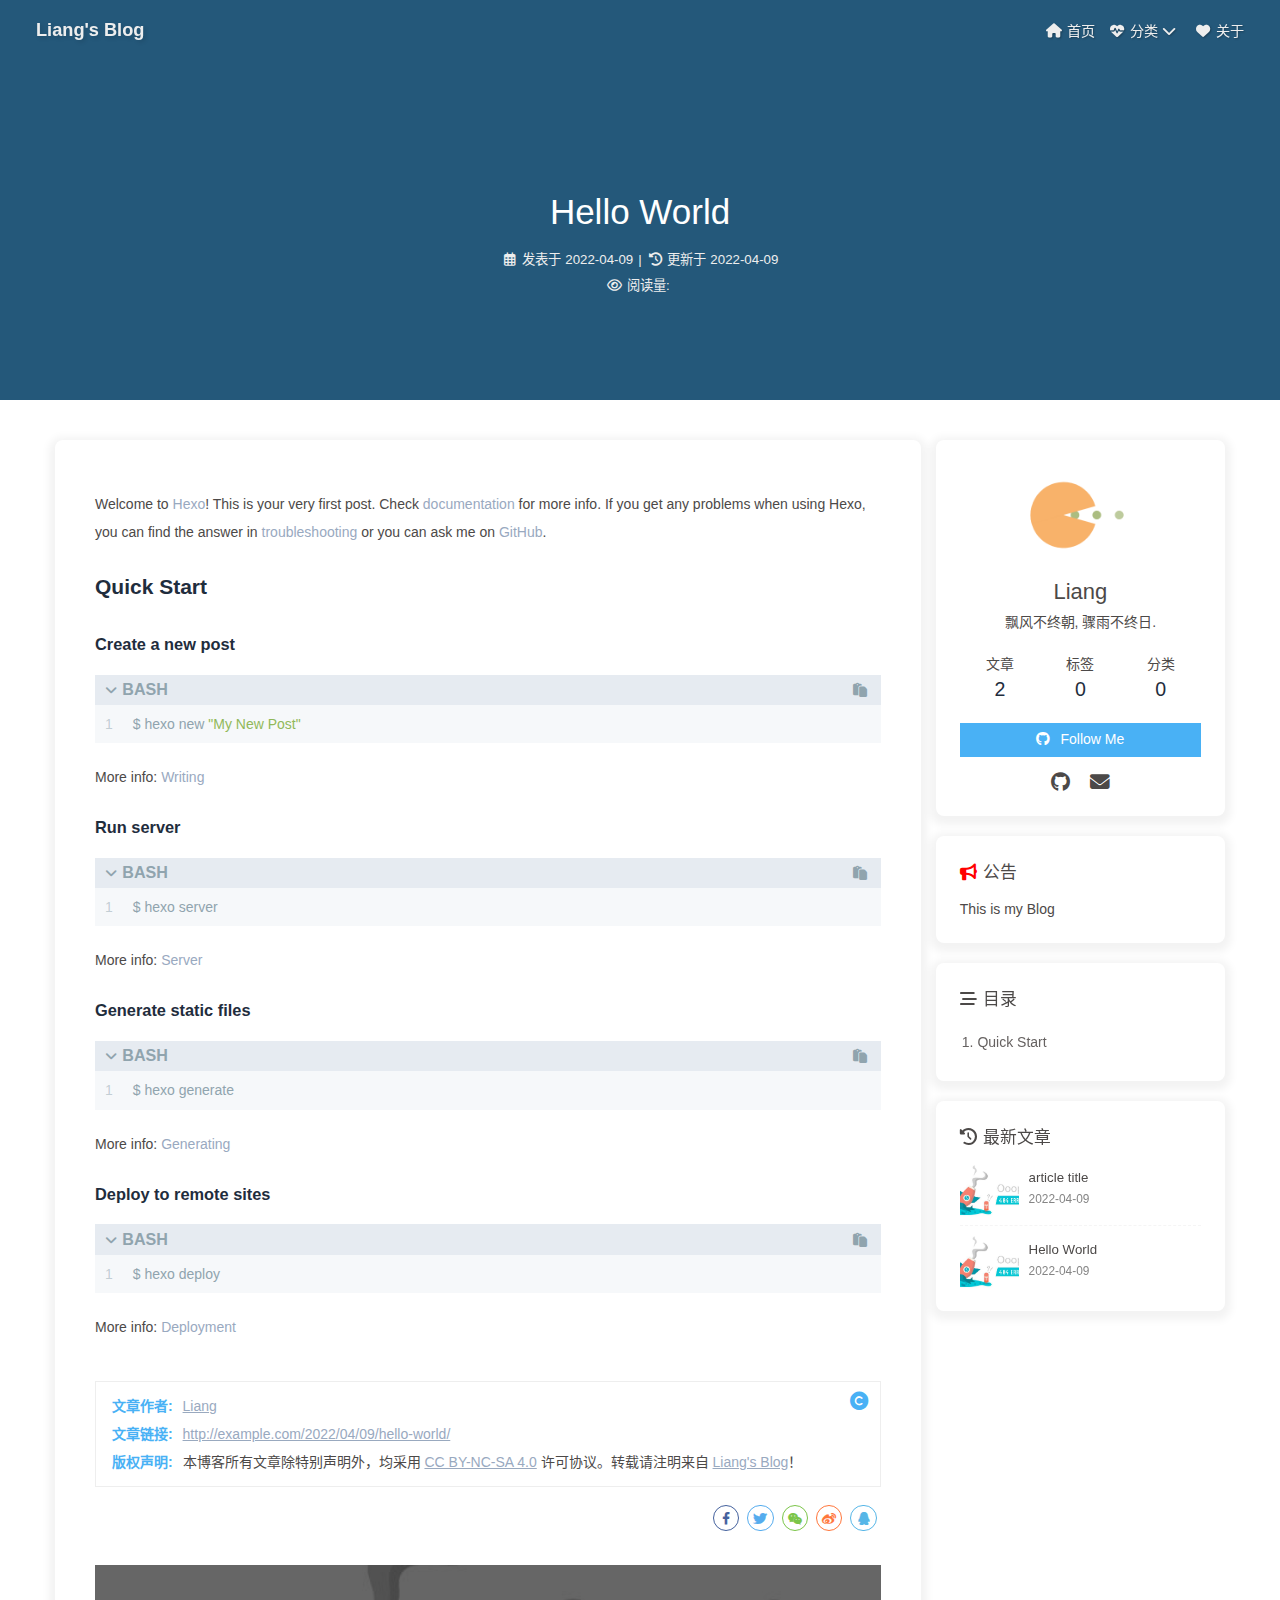
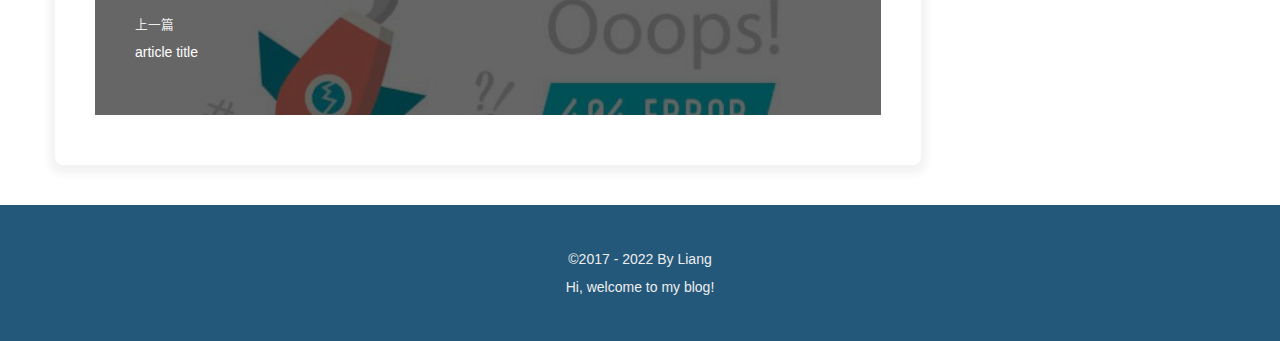
<file: 2022/04/09/hello-world/index.html>
<!DOCTYPE html><html lang="zh-CN" data-theme="light"><head><meta charset="UTF-8"><meta http-equiv="X-UA-Compatible" content="IE=edge"><meta name="viewport" content="width=device-width, initial-scale=1.0, maximum-scale=1.0, user-scalable=no"><title>Hello World | Liang's Blog</title><meta name="author" content="Liang"><meta name="copyright" content="Liang"><meta name="format-detection" content="telephone=no"><meta name="theme-color" content="#ffffff"><meta name="description" content="Welcome to Hexo! This is your very first post. Check documentation for more info. If you get any problems when using Hexo, you can find the answer in troubleshooting or you can ask me on GitHub. Quick">
<meta property="og:type" content="article">
<meta property="og:title" content="Hello World">
<meta property="og:url" content="http://example.com/2022/04/09/hello-world/index.html">
<meta property="og:site_name" content="Liang&#39;s Blog">
<meta property="og:description" content="Welcome to Hexo! This is your very first post. Check documentation for more info. If you get any problems when using Hexo, you can find the answer in troubleshooting or you can ask me on GitHub. Quick">
<meta property="og:locale" content="zh_CN">
<meta property="og:image" content="https://s3.bmp.ovh/imgs/2022/04/14/043d82fe86a6784c.jpg">
<meta property="article:published_time" content="2022-04-09T08:24:03.062Z">
<meta property="article:modified_time" content="2022-04-09T08:24:03.062Z">
<meta property="article:author" content="Liang">
<meta name="twitter:card" content="summary">
<meta name="twitter:image" content="https://s3.bmp.ovh/imgs/2022/04/14/043d82fe86a6784c.jpg"><link rel="shortcut icon" href="/img/favicon.jpg"><link rel="canonical" href="http://example.com/2022/04/09/hello-world/"><link rel="preconnect" href="//cdn.jsdelivr.net"/><link rel="preconnect" href="//busuanzi.ibruce.info"/><link rel="stylesheet" href="/css/index.css"><link rel="stylesheet" href="https://cdn.jsdelivr.net/npm/@fortawesome/fontawesome-free@6/css/all.min.css" media="print" onload="this.media='all'"><link rel="stylesheet" href="https://cdn.jsdelivr.net/npm/@fancyapps/ui/dist/fancybox.css" media="print" onload="this.media='all'"><script>const GLOBAL_CONFIG = { 
  root: '/',
  algolia: undefined,
  localSearch: undefined,
  translate: undefined,
  noticeOutdate: undefined,
  highlight: {"plugin":"highlighjs","highlightCopy":true,"highlightLang":true,"highlightHeightLimit":false},
  copy: {
    success: '复制成功',
    error: '复制错误',
    noSupport: '浏览器不支持'
  },
  relativeDate: {
    homepage: false,
    post: false
  },
  runtime: '',
  date_suffix: {
    just: '刚刚',
    min: '分钟前',
    hour: '小时前',
    day: '天前',
    month: '个月前'
  },
  copyright: undefined,
  lightbox: 'fancybox',
  Snackbar: undefined,
  source: {
    justifiedGallery: {
      js: 'https://cdn.jsdelivr.net/npm/flickr-justified-gallery@2/dist/fjGallery.min.js',
      css: 'https://cdn.jsdelivr.net/npm/flickr-justified-gallery@2/dist/fjGallery.min.css'
    }
  },
  isPhotoFigcaption: false,
  islazyload: false,
  isAnchor: false
}</script><script id="config-diff">var GLOBAL_CONFIG_SITE = {
  title: 'Hello World',
  isPost: true,
  isHome: false,
  isHighlightShrink: false,
  isToc: true,
  postUpdate: '2022-04-09 15:24:03'
}</script><noscript><style type="text/css">
  #nav {
    opacity: 1
  }
  .justified-gallery img {
    opacity: 1
  }

  #recent-posts time,
  #post-meta time {
    display: inline !important
  }
</style></noscript><script>(win=>{
    win.saveToLocal = {
      set: function setWithExpiry(key, value, ttl) {
        if (ttl === 0) return
        const now = new Date()
        const expiryDay = ttl * 86400000
        const item = {
          value: value,
          expiry: now.getTime() + expiryDay,
        }
        localStorage.setItem(key, JSON.stringify(item))
      },

      get: function getWithExpiry(key) {
        const itemStr = localStorage.getItem(key)

        if (!itemStr) {
          return undefined
        }
        const item = JSON.parse(itemStr)
        const now = new Date()

        if (now.getTime() > item.expiry) {
          localStorage.removeItem(key)
          return undefined
        }
        return item.value
      }
    }
  
    win.getScript = url => new Promise((resolve, reject) => {
      const script = document.createElement('script')
      script.src = url
      script.async = true
      script.onerror = reject
      script.onload = script.onreadystatechange = function() {
        const loadState = this.readyState
        if (loadState && loadState !== 'loaded' && loadState !== 'complete') return
        script.onload = script.onreadystatechange = null
        resolve()
      }
      document.head.appendChild(script)
    })
  
      win.activateDarkMode = function () {
        document.documentElement.setAttribute('data-theme', 'dark')
        if (document.querySelector('meta[name="theme-color"]') !== null) {
          document.querySelector('meta[name="theme-color"]').setAttribute('content', '#0d0d0d')
        }
      }
      win.activateLightMode = function () {
        document.documentElement.setAttribute('data-theme', 'light')
        if (document.querySelector('meta[name="theme-color"]') !== null) {
          document.querySelector('meta[name="theme-color"]').setAttribute('content', '#ffffff')
        }
      }
      const t = saveToLocal.get('theme')
    
          if (t === 'dark') activateDarkMode()
          else if (t === 'light') activateLightMode()
        
      const asideStatus = saveToLocal.get('aside-status')
      if (asideStatus !== undefined) {
        if (asideStatus === 'hide') {
          document.documentElement.classList.add('hide-aside')
        } else {
          document.documentElement.classList.remove('hide-aside')
        }
      }
    
    const detectApple = () => {
      if(/iPad|iPhone|iPod|Macintosh/.test(navigator.userAgent)){
        document.documentElement.classList.add('apple')
      }
    }
    detectApple()
    })(window)</script><meta name="generator" content="Hexo 6.1.0"></head><body><div id="sidebar"><div id="menu-mask"></div><div id="sidebar-menus"><div class="avatar-img is-center"><img src="https://s1.328888.xyz/2022/04/14/iLCdq.jpg" onerror="onerror=null;src='/img/friend_404.gif'" alt="avatar"/></div><div class="site-data is-center"><div class="data-item"><a href="/archives/"><div class="headline">文章</div><div class="length-num">2</div></a></div><div class="data-item"><a href="/tags/"><div class="headline">标签</div><div class="length-num">0</div></a></div><div class="data-item"><a href="/categories/"><div class="headline">分类</div><div class="length-num">0</div></a></div></div><hr/><div class="menus_items"><div class="menus_item"><a class="site-page" href="/"><i class="fa-fw fas fa-home"></i><span> 首页</span></a></div><div class="menus_item"><a class="site-page group" href="javascript:void(0);"><i class="fa-fw fa fa-heartbeat"></i><span> 分类</span><i class="fas fa-chevron-down"></i></a><ul class="menus_item_child"><li><a class="site-page child" href="/music/"><i class="fa-fw fas fa-music"></i><span> 音乐</span></a></li><li><a class="site-page child" href="/Gallery/"><i class="fa-fw fas fa-images"></i><span> 照片</span></a></li><li><a class="site-page child" href="/movies/"><i class="fa-fw fas fa-video"></i><span> 电影</span></a></li></ul></div><div class="menus_item"><a class="site-page" href="/about/"><i class="fa-fw fas fa-heart"></i><span> 关于</span></a></div></div></div></div><div class="post" id="body-wrap"><header class="post-bg" id="page-header" style="background-image: url('https://s3.bmp.ovh/imgs/2022/04/14/043d82fe86a6784c.jpg')"><nav id="nav"><span id="blog_name"><a id="site-name" href="/">Liang's Blog</a></span><div id="menus"><div class="menus_items"><div class="menus_item"><a class="site-page" href="/"><i class="fa-fw fas fa-home"></i><span> 首页</span></a></div><div class="menus_item"><a class="site-page group" href="javascript:void(0);"><i class="fa-fw fa fa-heartbeat"></i><span> 分类</span><i class="fas fa-chevron-down"></i></a><ul class="menus_item_child"><li><a class="site-page child" href="/music/"><i class="fa-fw fas fa-music"></i><span> 音乐</span></a></li><li><a class="site-page child" href="/Gallery/"><i class="fa-fw fas fa-images"></i><span> 照片</span></a></li><li><a class="site-page child" href="/movies/"><i class="fa-fw fas fa-video"></i><span> 电影</span></a></li></ul></div><div class="menus_item"><a class="site-page" href="/about/"><i class="fa-fw fas fa-heart"></i><span> 关于</span></a></div></div><div id="toggle-menu"><a class="site-page"><i class="fas fa-bars fa-fw"></i></a></div></div></nav><div id="post-info"><h1 class="post-title">Hello World</h1><div id="post-meta"><div class="meta-firstline"><span class="post-meta-date"><i class="far fa-calendar-alt fa-fw post-meta-icon"></i><span class="post-meta-label">发表于</span><time class="post-meta-date-created" datetime="2022-04-09T08:24:03.062Z" title="发表于 2022-04-09 15:24:03">2022-04-09</time><span class="post-meta-separator">|</span><i class="fas fa-history fa-fw post-meta-icon"></i><span class="post-meta-label">更新于</span><time class="post-meta-date-updated" datetime="2022-04-09T08:24:03.062Z" title="更新于 2022-04-09 15:24:03">2022-04-09</time></span></div><div class="meta-secondline"><span class="post-meta-separator">|</span><span class="post-meta-pv-cv" id="" data-flag-title="Hello World"><i class="far fa-eye fa-fw post-meta-icon"></i><span class="post-meta-label">阅读量:</span><span id="busuanzi_value_page_pv"></span></span></div></div></div></header><main class="layout" id="content-inner"><div id="post"><article class="post-content" id="article-container"><p>Welcome to <a target="_blank" rel="noopener" href="https://hexo.io/">Hexo</a>! This is your very first post. Check <a target="_blank" rel="noopener" href="https://hexo.io/docs/">documentation</a> for more info. If you get any problems when using Hexo, you can find the answer in <a target="_blank" rel="noopener" href="https://hexo.io/docs/troubleshooting.html">troubleshooting</a> or you can ask me on <a target="_blank" rel="noopener" href="https://github.com/hexojs/hexo/issues">GitHub</a>.</p>
<h2 id="Quick-Start"><a href="#Quick-Start" class="headerlink" title="Quick Start"></a>Quick Start</h2><h3 id="Create-a-new-post"><a href="#Create-a-new-post" class="headerlink" title="Create a new post"></a>Create a new post</h3><figure class="highlight bash"><table><tr><td class="gutter"><pre><span class="line">1</span><br></pre></td><td class="code"><pre><span class="line">$ hexo new <span class="string">&quot;My New Post&quot;</span></span><br></pre></td></tr></table></figure>

<p>More info: <a target="_blank" rel="noopener" href="https://hexo.io/docs/writing.html">Writing</a></p>
<h3 id="Run-server"><a href="#Run-server" class="headerlink" title="Run server"></a>Run server</h3><figure class="highlight bash"><table><tr><td class="gutter"><pre><span class="line">1</span><br></pre></td><td class="code"><pre><span class="line">$ hexo server</span><br></pre></td></tr></table></figure>

<p>More info: <a target="_blank" rel="noopener" href="https://hexo.io/docs/server.html">Server</a></p>
<h3 id="Generate-static-files"><a href="#Generate-static-files" class="headerlink" title="Generate static files"></a>Generate static files</h3><figure class="highlight bash"><table><tr><td class="gutter"><pre><span class="line">1</span><br></pre></td><td class="code"><pre><span class="line">$ hexo generate</span><br></pre></td></tr></table></figure>

<p>More info: <a target="_blank" rel="noopener" href="https://hexo.io/docs/generating.html">Generating</a></p>
<h3 id="Deploy-to-remote-sites"><a href="#Deploy-to-remote-sites" class="headerlink" title="Deploy to remote sites"></a>Deploy to remote sites</h3><figure class="highlight bash"><table><tr><td class="gutter"><pre><span class="line">1</span><br></pre></td><td class="code"><pre><span class="line">$ hexo deploy</span><br></pre></td></tr></table></figure>

<p>More info: <a target="_blank" rel="noopener" href="https://hexo.io/docs/one-command-deployment.html">Deployment</a></p>
</article><div class="post-copyright"><div class="post-copyright__author"><span class="post-copyright-meta">文章作者: </span><span class="post-copyright-info"><a href="mailto:undefined">Liang</a></span></div><div class="post-copyright__type"><span class="post-copyright-meta">文章链接: </span><span class="post-copyright-info"><a href="http://example.com/2022/04/09/hello-world/">http://example.com/2022/04/09/hello-world/</a></span></div><div class="post-copyright__notice"><span class="post-copyright-meta">版权声明: </span><span class="post-copyright-info">本博客所有文章除特别声明外，均采用 <a href="https://creativecommons.org/licenses/by-nc-sa/4.0/" target="_blank">CC BY-NC-SA 4.0</a> 许可协议。转载请注明来自 <a href="http://example.com" target="_blank">Liang's Blog</a>！</span></div></div><div class="tag_share"><div class="post-meta__tag-list"></div><div class="post_share"><div class="social-share" data-image="https://s3.bmp.ovh/imgs/2022/04/14/043d82fe86a6784c.jpg" data-sites="facebook,twitter,wechat,weibo,qq"></div><link rel="stylesheet" href="https://cdn.jsdelivr.net/npm/social-share.js/dist/css/share.min.css" media="print" onload="this.media='all'"><script src="https://cdn.jsdelivr.net/npm/social-share.js/dist/js/social-share.min.js" defer></script></div></div><nav class="pagination-post" id="pagination"><div class="prev-post pull-full"><a href="/2022/04/09/article-title/"><img class="prev-cover" src="https://s3.bmp.ovh/imgs/2022/04/14/043d82fe86a6784c.jpg" onerror="onerror=null;src='/img/404.jpg'" alt="cover of previous post"><div class="pagination-info"><div class="label">上一篇</div><div class="prev_info">article title</div></div></a></div></nav></div><div class="aside-content" id="aside-content"><div class="card-widget card-info"><div class="is-center"><div class="avatar-img"><img src="https://s1.328888.xyz/2022/04/14/iLCdq.jpg" onerror="this.onerror=null;this.src='/img/friend_404.gif'" alt="avatar"/></div><div class="author-info__name">Liang</div><div class="author-info__description">飘风不终朝, 骤雨不终日.</div></div><div class="card-info-data is-center"><div class="card-info-data-item"><a href="/archives/"><div class="headline">文章</div><div class="length-num">2</div></a></div><div class="card-info-data-item"><a href="/tags/"><div class="headline">标签</div><div class="length-num">0</div></a></div><div class="card-info-data-item"><a href="/categories/"><div class="headline">分类</div><div class="length-num">0</div></a></div></div><a id="card-info-btn" target="_blank" rel="noopener" href="https://github.com/xxxxxx"><i class="fab fa-github"></i><span>Follow Me</span></a><div class="card-info-social-icons is-center"><a class="social-icon" href="https://github.com/hututu316" target="_blank" title="Github"><i class="fab fa-github"></i></a><a class="social-icon" href="mailto:cckoop168@gmail.com" target="_blank" title="Email"><i class="fas fa-envelope"></i></a></div></div><div class="card-widget card-announcement"><div class="item-headline"><i class="fas fa-bullhorn fa-shake"></i><span>公告</span></div><div class="announcement_content">This is my Blog</div></div><div class="sticky_layout"><div class="card-widget" id="card-toc"><div class="item-headline"><i class="fas fa-stream"></i><span>目录</span><span class="toc-percentage"></span></div><div class="toc-content"><ol class="toc"><li class="toc-item toc-level-2"><a class="toc-link" href="#Quick-Start"><span class="toc-number">1.</span> <span class="toc-text">Quick Start</span></a><ol class="toc-child"><li class="toc-item toc-level-3"><a class="toc-link" href="#Create-a-new-post"><span class="toc-number">1.1.</span> <span class="toc-text">Create a new post</span></a></li><li class="toc-item toc-level-3"><a class="toc-link" href="#Run-server"><span class="toc-number">1.2.</span> <span class="toc-text">Run server</span></a></li><li class="toc-item toc-level-3"><a class="toc-link" href="#Generate-static-files"><span class="toc-number">1.3.</span> <span class="toc-text">Generate static files</span></a></li><li class="toc-item toc-level-3"><a class="toc-link" href="#Deploy-to-remote-sites"><span class="toc-number">1.4.</span> <span class="toc-text">Deploy to remote sites</span></a></li></ol></li></ol></div></div><div class="card-widget card-recent-post"><div class="item-headline"><i class="fas fa-history"></i><span>最新文章</span></div><div class="aside-list"><div class="aside-list-item"><a class="thumbnail" href="/2022/04/09/article-title/" title="article title"><img src="https://s3.bmp.ovh/imgs/2022/04/14/043d82fe86a6784c.jpg" onerror="this.onerror=null;this.src='/img/404.jpg'" alt="article title"/></a><div class="content"><a class="title" href="/2022/04/09/article-title/" title="article title">article title</a><time datetime="2022-04-09T09:33:18.000Z" title="发表于 2022-04-09 16:33:18">2022-04-09</time></div></div><div class="aside-list-item"><a class="thumbnail" href="/2022/04/09/hello-world/" title="Hello World"><img src="https://s3.bmp.ovh/imgs/2022/04/14/043d82fe86a6784c.jpg" onerror="this.onerror=null;this.src='/img/404.jpg'" alt="Hello World"/></a><div class="content"><a class="title" href="/2022/04/09/hello-world/" title="Hello World">Hello World</a><time datetime="2022-04-09T08:24:03.062Z" title="发表于 2022-04-09 15:24:03">2022-04-09</time></div></div></div></div></div></div></main><footer id="footer" style="background-image: url('https://s3.bmp.ovh/imgs/2022/04/14/043d82fe86a6784c.jpg')"><div id="footer-wrap"><div class="copyright">&copy;2017 - 2022 By Liang</div><div class="footer_custom_text">Hi, welcome to my blog!</div></div></footer></div><div id="rightside"><div id="rightside-config-hide"><button id="readmode" type="button" title="阅读模式"><i class="fas fa-book-open"></i></button><button id="darkmode" type="button" title="浅色和深色模式转换"><i class="fas fa-adjust"></i></button><button id="hide-aside-btn" type="button" title="单栏和双栏切换"><i class="fas fa-arrows-alt-h"></i></button></div><div id="rightside-config-show"><button id="rightside_config" type="button" title="设置"><i class="fas fa-cog fa-spin"></i></button><button class="close" id="mobile-toc-button" type="button" title="目录"><i class="fas fa-list-ul"></i></button><button id="go-up" type="button" title="回到顶部"><i class="fas fa-arrow-up"></i></button></div></div><div><script src="/js/utils.js"></script><script src="/js/main.js"></script><script src="https://cdn.jsdelivr.net/npm/@fancyapps/ui/dist/fancybox.umd.js"></script><div class="js-pjax"></div><script async data-pjax src="//busuanzi.ibruce.info/busuanzi/2.3/busuanzi.pure.mini.js"></script></div></body></html>
</file>
